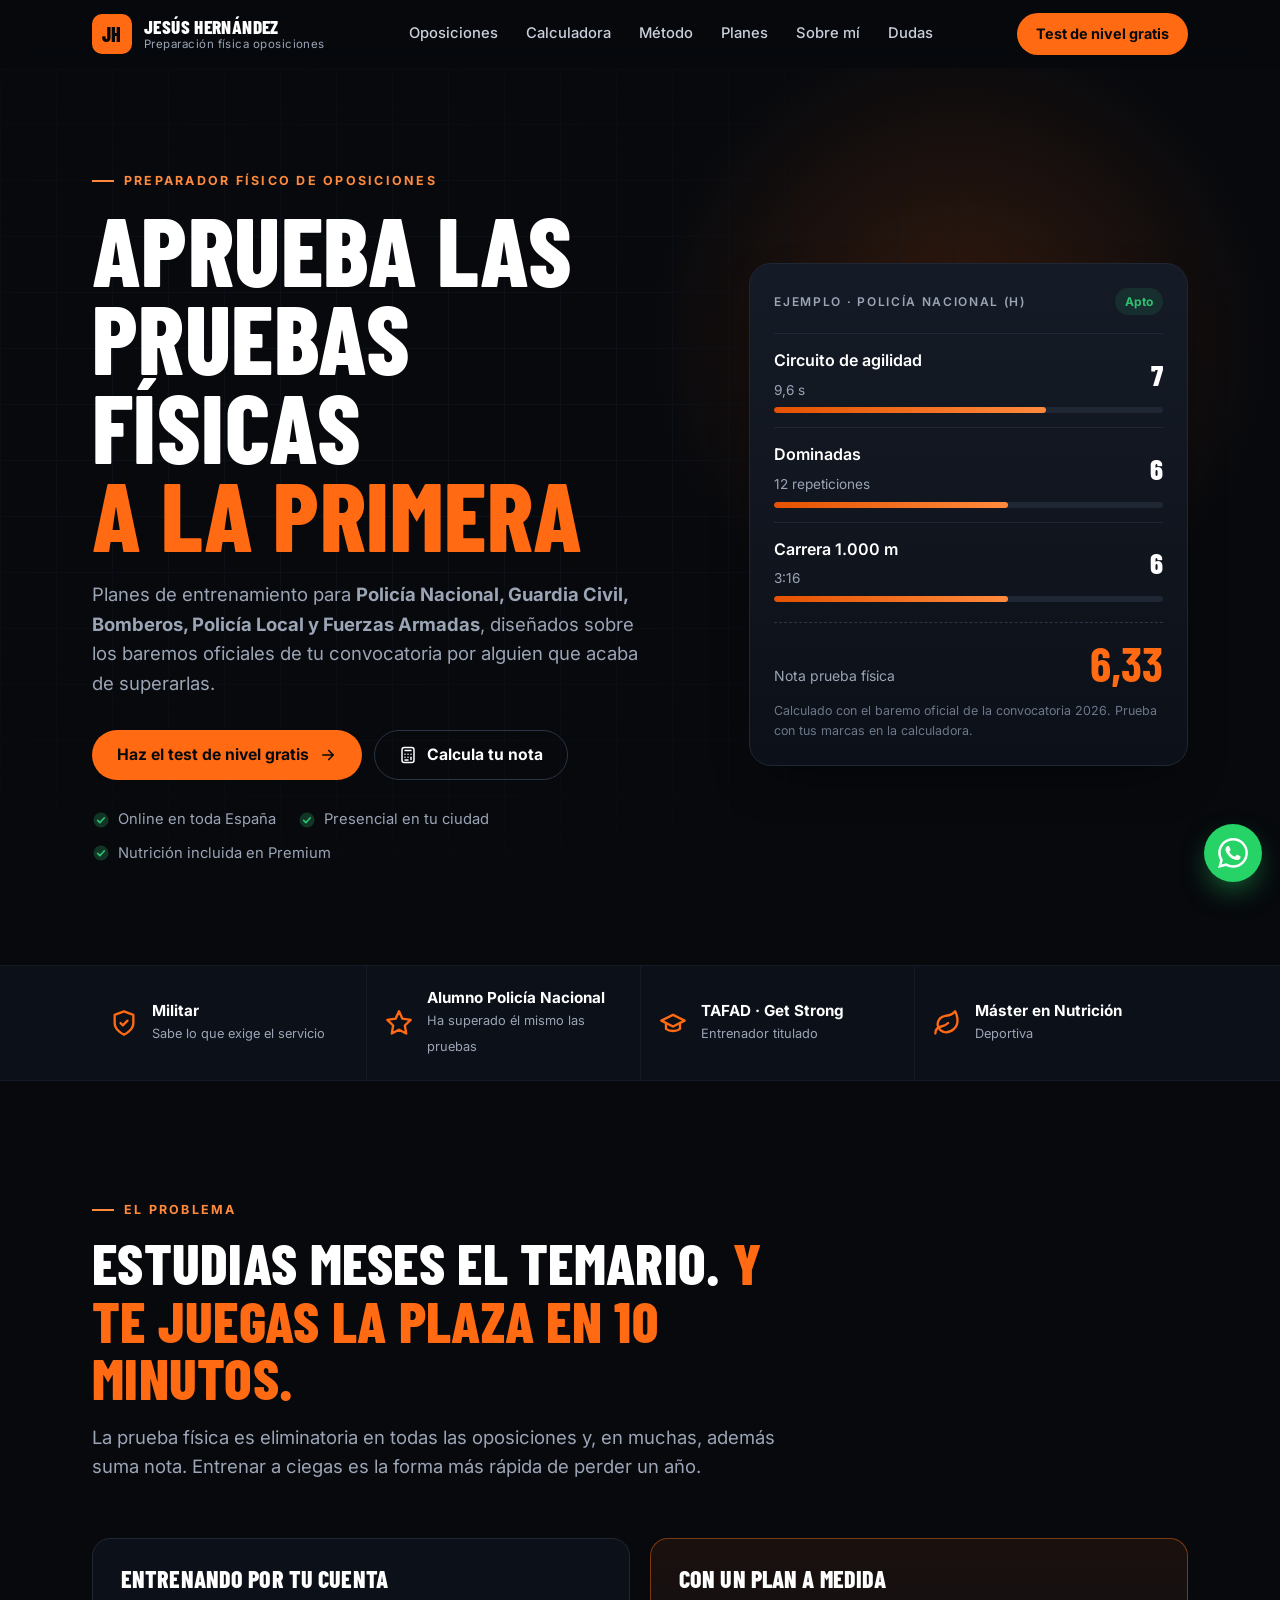
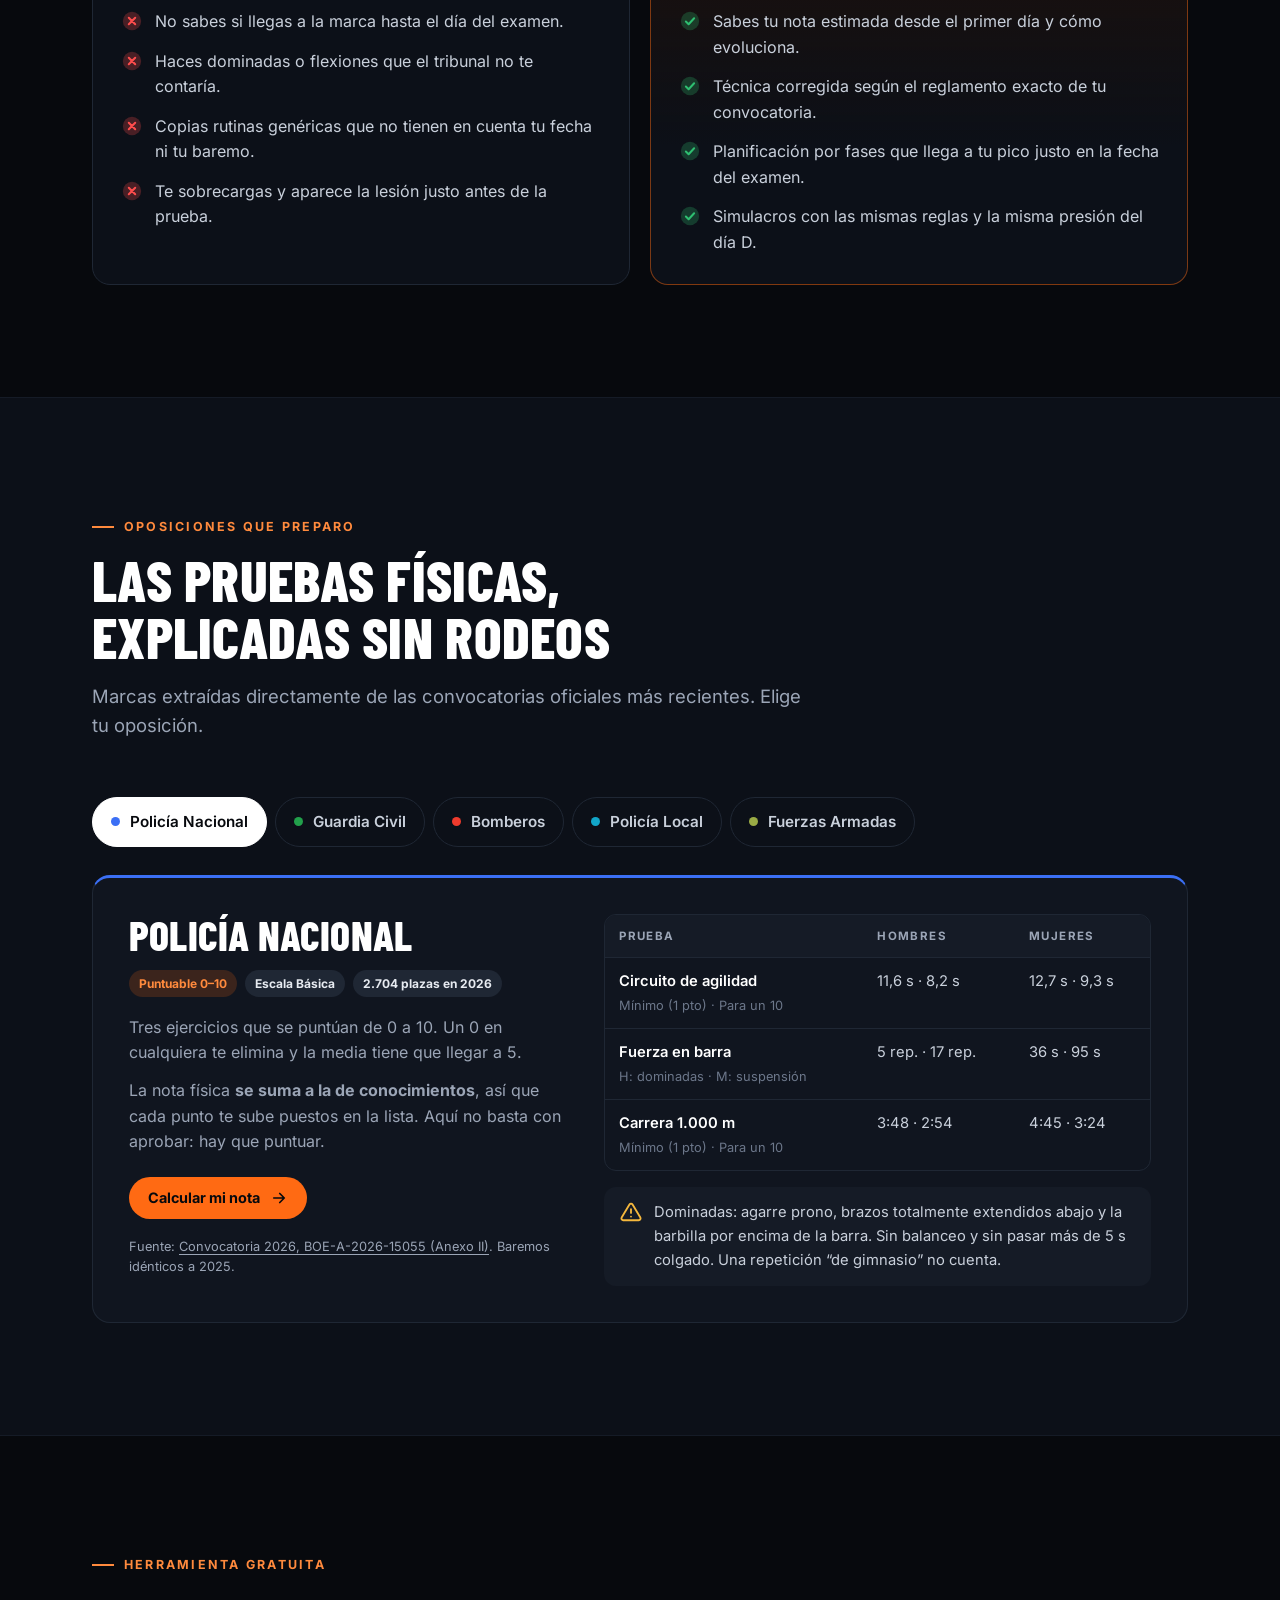
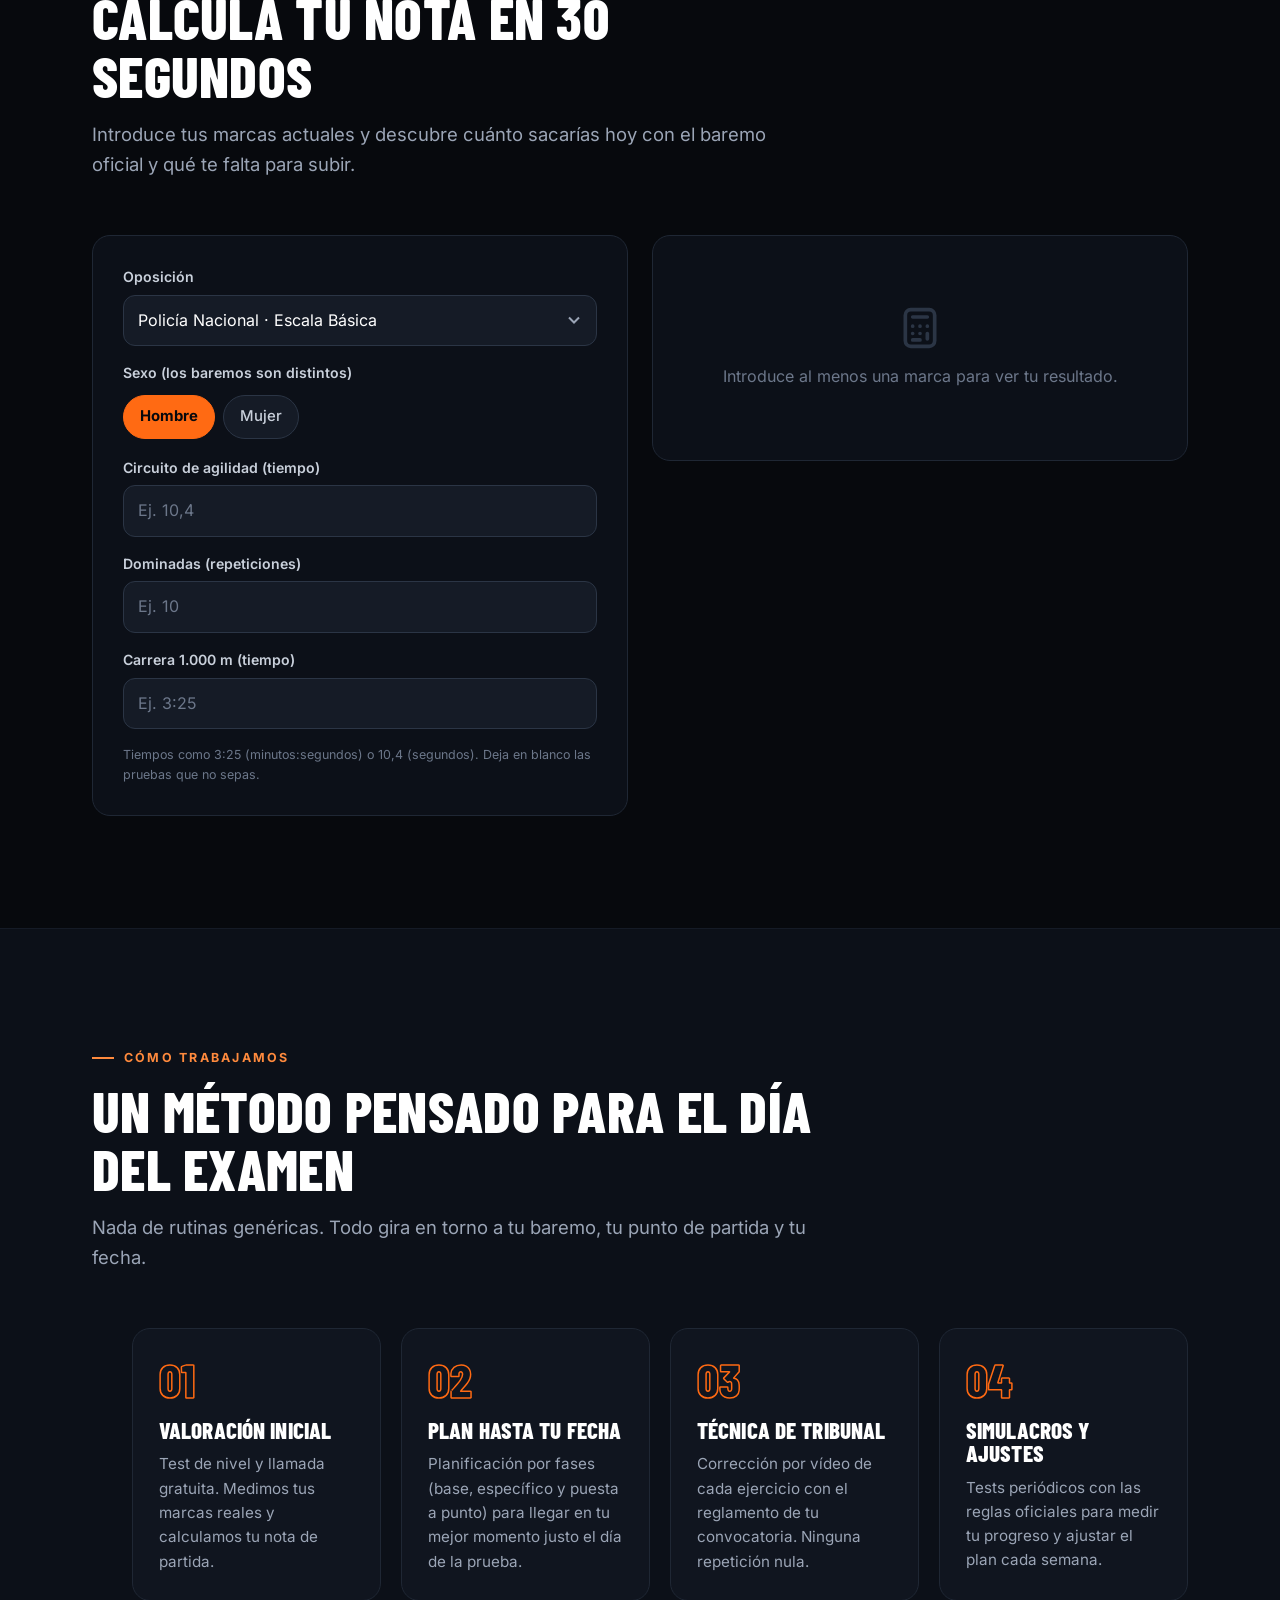
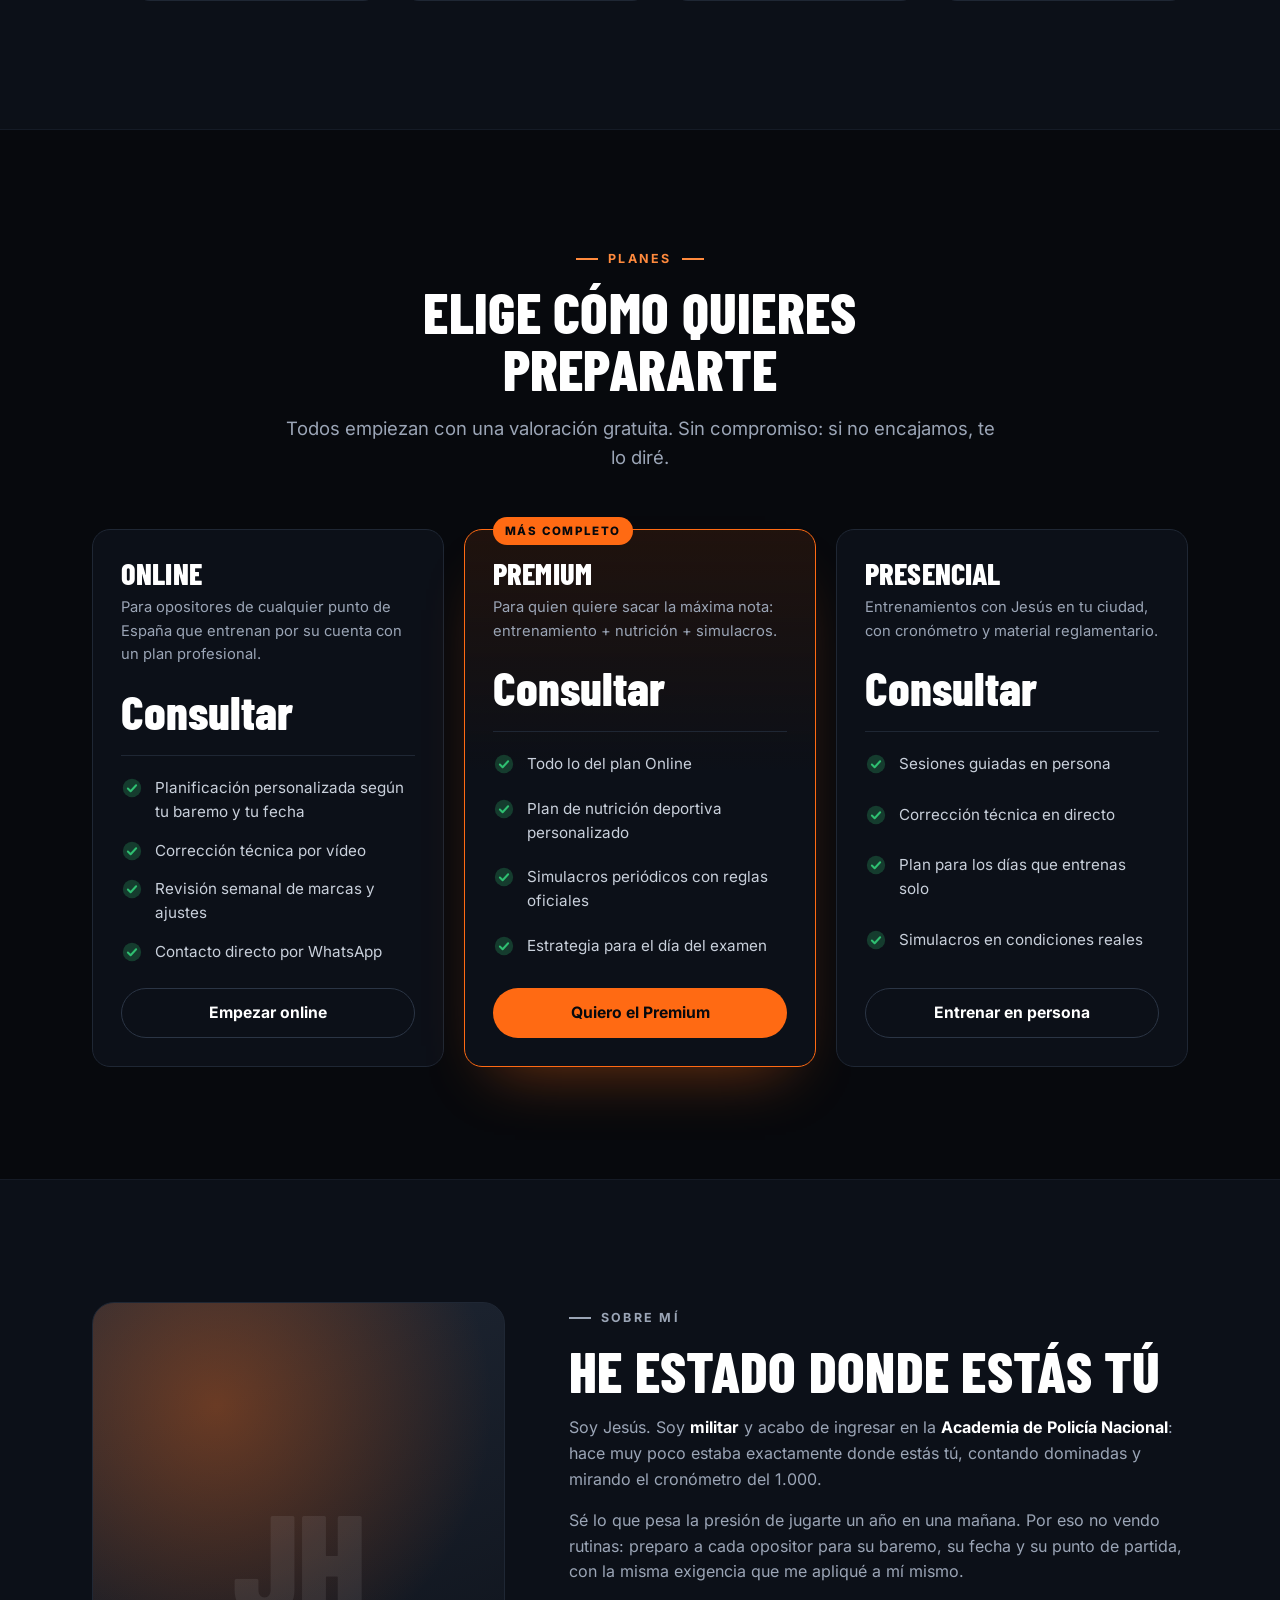
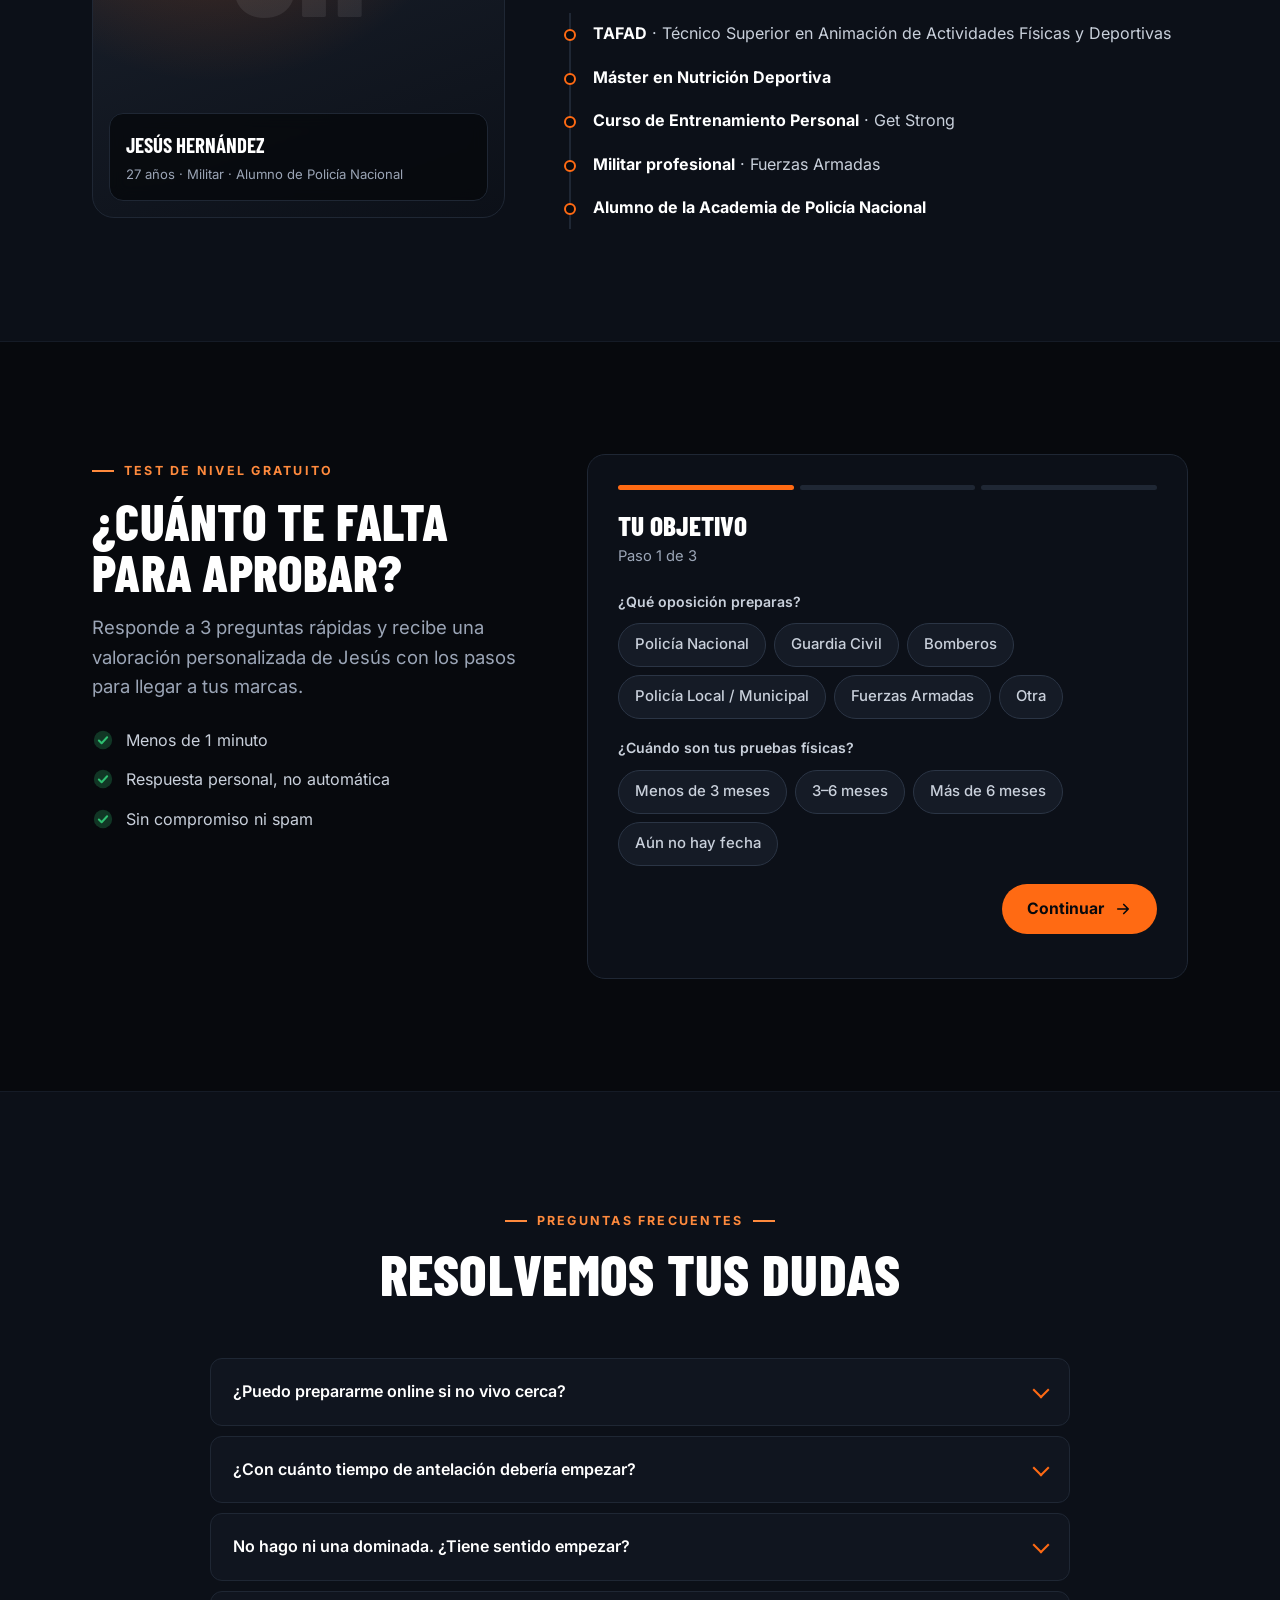
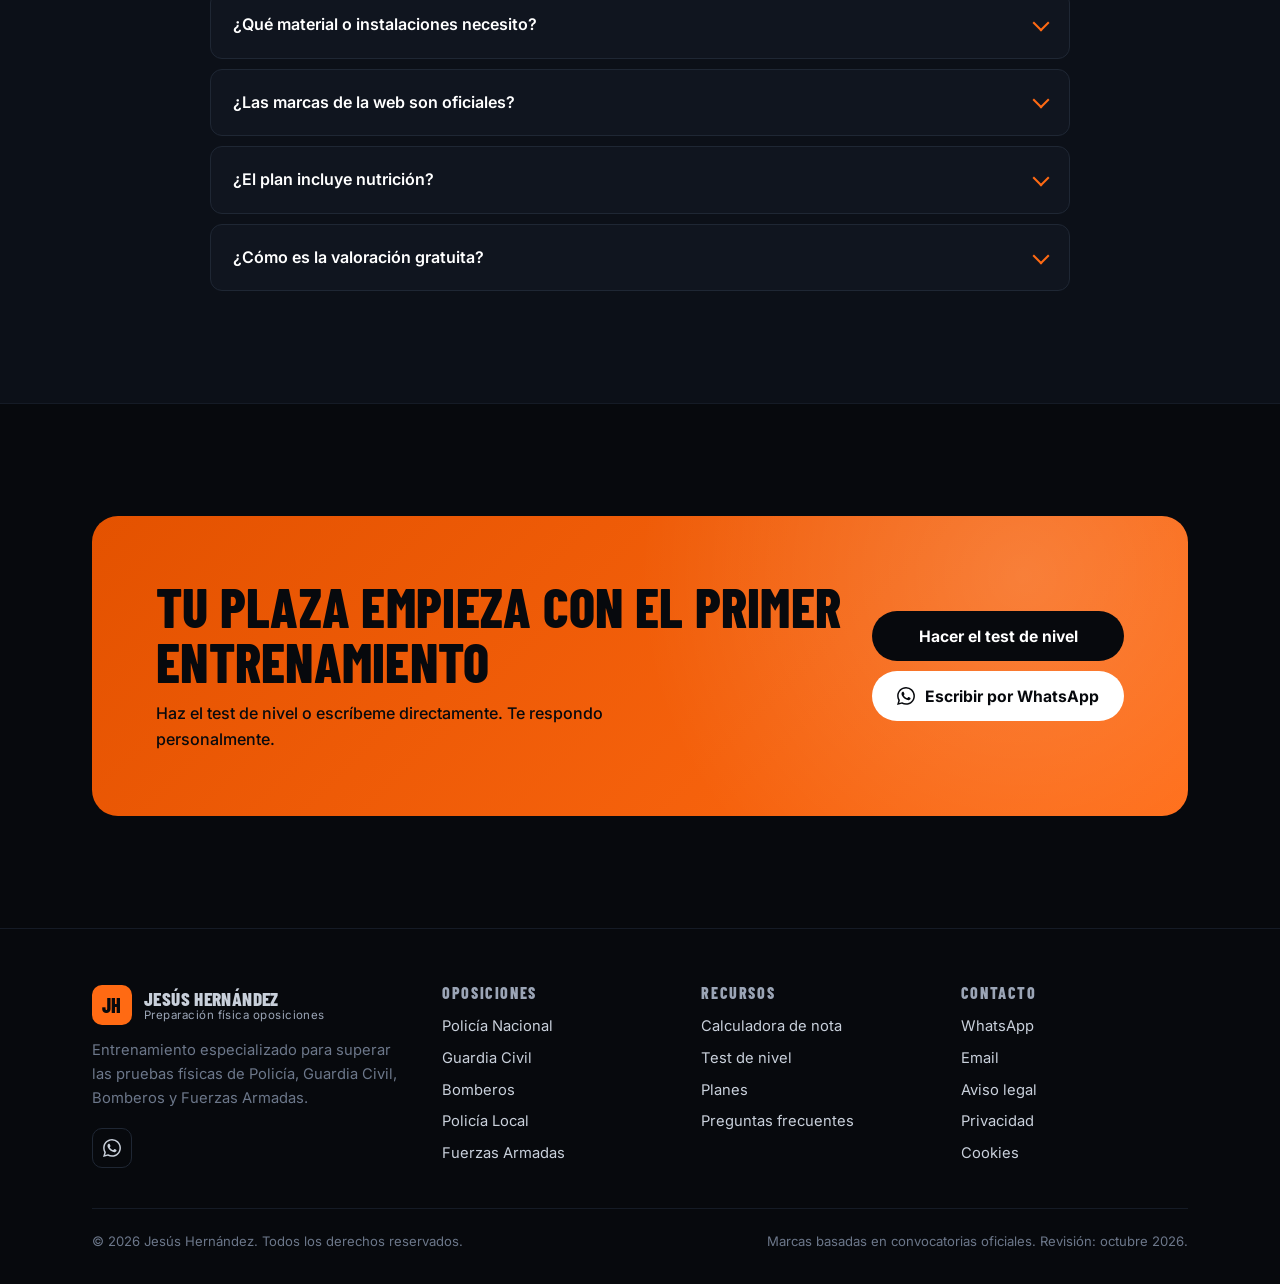
<file: index.html>
<!doctype html>
<html lang="es" class="no-js">
<head>
  <meta charset="utf-8">
  <meta name="viewport" content="width=device-width, initial-scale=1">
  <title>Preparador físico de oposiciones · Policía, Guardia Civil, Bomberos y Ejército | Jesús Hernández</title>
  <meta name="description" content="Prepara las pruebas físicas de Policía Nacional, Guardia Civil, Bomberos, Policía Local y Fuerzas Armadas con un plan personalizado. Calcula tu nota con los baremos oficiales y haz el test de nivel gratis.">
  <!-- TODO: cambia "https://www.tudominio.es" por el dominio real en canonical, og:url y robots.txt / sitemap.xml -->
  <link rel="canonical" href="https://www.tudominio.es/">
  <meta name="theme-color" content="#07090d">

  <meta property="og:type" content="website">
  <meta property="og:locale" content="es_ES">
  <meta property="og:site_name" content="Jesús Hernández · Preparación física para oposiciones">
  <meta property="og:title" content="Aprueba las pruebas físicas de tu oposición">
  <meta property="og:description" content="Planes de entrenamiento para Policía Nacional, Guardia Civil, Bomberos, Policía Local y Fuerzas Armadas. Calculadora de nota con baremos oficiales 2026.">
  <meta property="og:url" content="https://www.tudominio.es/">
  <!-- TODO: añade una imagen 1200x630 en assets/img/og.jpg y descomenta -->
  <!-- <meta property="og:image" content="https://www.tudominio.es/assets/img/og.jpg"> -->
  <meta name="twitter:card" content="summary_large_image">

  <link rel="icon" href="favicon.svg" type="image/svg+xml">
  <link rel="preload" href="assets/fonts/barlow-condensed-800.woff2" as="font" type="font/woff2" crossorigin>
  <link rel="preload" href="assets/fonts/inter-var.woff2" as="font" type="font/woff2" crossorigin>
  <link rel="stylesheet" href="assets/css/styles.css">

  <script type="application/ld+json">
  {
    "@context": "https://schema.org",
    "@graph": [
      {
        "@type": "ProfessionalService",
        "@id": "https://www.tudominio.es/#negocio",
        "name": "Jesús Hernández · Preparación física para oposiciones",
        "url": "https://www.tudominio.es/",
        "description": "Preparación de las pruebas físicas de Policía Nacional, Guardia Civil, Bomberos, Policía Local y Fuerzas Armadas. Entrenamiento online y presencial.",
        "areaServed": { "@type": "Country", "name": "España" },
        "founder": { "@id": "https://www.tudominio.es/#jesus" },
        "knowsAbout": ["Pruebas físicas Policía Nacional", "Pruebas físicas Guardia Civil", "Pruebas físicas Bomberos", "Pruebas físicas Policía Local", "Pruebas físicas Fuerzas Armadas", "Nutrición deportiva"]
      },
      {
        "@type": "Person",
        "@id": "https://www.tudominio.es/#jesus",
        "name": "Jesús Hernández",
        "jobTitle": "Entrenador personal especializado en oposiciones",
        "hasCredential": ["TAFAD (Técnico Superior en Animación de Actividades Físicas y Deportivas)", "Máster en Nutrición Deportiva", "Curso de Entrenamiento Personal Get Strong"]
      }
    ]
  }
  </script>
</head>
<body>
  <script>document.documentElement.classList.remove("no-js");</script>

  <!-- Iconos (sprite SVG) -->
  <svg width="0" height="0" style="position:absolute" aria-hidden="true">
    <defs>
      <symbol id="i-check" viewBox="0 0 24 24" fill="none" stroke="currentColor" stroke-width="2.2" stroke-linecap="round" stroke-linejoin="round"><circle cx="12" cy="12" r="10" opacity=".25" fill="currentColor" stroke="none"/><path d="m7.5 12.5 3 3 6-6.5"/></symbol>
      <symbol id="i-x" viewBox="0 0 24 24" fill="none" stroke="currentColor" stroke-width="2.2" stroke-linecap="round"><circle cx="12" cy="12" r="10" opacity=".25" fill="currentColor" stroke="none"/><path d="m8.5 8.5 7 7m0-7-7 7"/></symbol>
      <symbol id="i-arrow" viewBox="0 0 24 24" fill="none" stroke="currentColor" stroke-width="2.2" stroke-linecap="round" stroke-linejoin="round"><path d="M5 12h14m-6-6 6 6-6 6"/></symbol>
      <symbol id="i-wa" viewBox="0 0 24 24" fill="currentColor"><path d="M17.47 14.38c-.3-.15-1.76-.87-2.03-.97-.27-.1-.47-.15-.67.15-.2.3-.77.97-.94 1.16-.17.2-.35.22-.64.08-.3-.15-1.26-.47-2.4-1.48-.88-.79-1.48-1.76-1.65-2.06-.17-.3-.02-.46.13-.6.13-.14.3-.35.45-.52.15-.18.2-.3.3-.5.1-.2.05-.37-.03-.52-.07-.15-.67-1.61-.92-2.2-.24-.58-.49-.5-.67-.51h-.57c-.2 0-.52.07-.8.37-.27.3-1.04 1.02-1.04 2.48s1.07 2.88 1.21 3.07c.15.2 2.1 3.2 5.08 4.49.71.31 1.26.49 1.7.63.71.22 1.36.19 1.87.12.57-.09 1.76-.72 2-1.42.25-.69.25-1.29.18-1.41-.08-.13-.27-.2-.57-.35m-5.42 7.4h-.01a9.87 9.87 0 0 1-5.03-1.38l-.36-.21-3.74.98 1-3.65-.24-.37a9.86 9.86 0 0 1-1.51-5.26c0-5.45 4.44-9.88 9.89-9.88a9.82 9.82 0 0 1 9.88 9.89c0 5.45-4.44 9.88-9.88 9.88m8.41-18.3A11.82 11.82 0 0 0 12.05 0C5.5 0 .16 5.34.16 11.89c0 2.1.55 4.14 1.59 5.95L.06 24l6.3-1.65a11.88 11.88 0 0 0 5.68 1.45h.01c6.55 0 11.89-5.34 11.89-11.89 0-3.18-1.24-6.17-3.48-8.41Z"/></symbol>
      <symbol id="i-ig" viewBox="0 0 24 24" fill="none" stroke="currentColor" stroke-width="2"><rect x="2.5" y="2.5" width="19" height="19" rx="5"/><circle cx="12" cy="12" r="4.2"/><circle cx="17.6" cy="6.4" r="1" fill="currentColor" stroke="none"/></symbol>
      <symbol id="i-tt" viewBox="0 0 24 24" fill="currentColor"><path d="M12.53.02C13.84 0 15.14.01 16.44 0c.08 1.53.63 3.09 1.75 4.17 1.12 1.11 2.7 1.62 4.24 1.79v4.03a10.6 10.6 0 0 1-5.82-1.9c-.01 2.92.01 5.84-.02 8.75a7.6 7.6 0 0 1-1.35 3.94 7.47 7.47 0 0 1-5.91 3.21 7.3 7.3 0 0 1-4.08-1.03 7.55 7.55 0 0 1-3.65-5.71c-.02-.5-.03-1-.01-1.49a7.53 7.53 0 0 1 8.73-6.68c.02 1.48-.04 2.96-.04 4.44a3.42 3.42 0 0 0-4.38 2.12c-.21.51-.15 1.07-.14 1.61.24 1.64 1.82 3.02 3.5 2.87a3.3 3.3 0 0 0 2.77-1.61c.19-.33.4-.67.41-1.06.1-1.79.06-3.57.07-5.36.01-4.03-.01-8.05.02-12.07Z"/></symbol>
      <symbol id="i-yt" viewBox="0 0 24 24" fill="none" stroke="currentColor" stroke-width="2" stroke-linejoin="round"><rect x="2" y="5" width="20" height="14" rx="4"/><path d="m10 9 5 3-5 3z" fill="currentColor"/></symbol>
      <symbol id="i-shield" viewBox="0 0 24 24" fill="none" stroke="currentColor" stroke-width="2" stroke-linecap="round" stroke-linejoin="round"><path d="M12 22s8-3.5 8-10V5l-8-3-8 3v7c0 6.5 8 10 8 10Z"/><path d="m9 12 2 2 4-4"/></symbol>
      <symbol id="i-star" viewBox="0 0 24 24" fill="none" stroke="currentColor" stroke-width="2" stroke-linejoin="round"><path d="m12 2 2.9 6.26L22 9.27l-5 4.87 1.18 6.88L12 17.77l-6.18 3.25L7 14.14 2 9.27l7.1-1.01L12 2Z"/></symbol>
      <symbol id="i-cap" viewBox="0 0 24 24" fill="none" stroke="currentColor" stroke-width="2" stroke-linecap="round" stroke-linejoin="round"><path d="M22 10 12 5 2 10l10 5 10-5Z"/><path d="M6 12v5c3 2.5 9 2.5 12 0v-5"/></symbol>
      <symbol id="i-leaf" viewBox="0 0 24 24" fill="none" stroke="currentColor" stroke-width="2" stroke-linecap="round" stroke-linejoin="round"><path d="M11 20A7 7 0 0 1 9.8 6.1C15.5 5 17 4.48 19 2c1 2 2 4.18 2 8 0 5.5-4.78 10-10 10Z"/><path d="M2 21c0-3 1.85-5.36 5.08-6C9.5 14.52 12 13 13 12"/></symbol>
      <symbol id="i-dumbbell" viewBox="0 0 24 24" fill="none" stroke="currentColor" stroke-width="2" stroke-linecap="round"><path d="M6.5 6.5v11M17.5 6.5v11M3 9v6M21 9v6M6.5 12h11"/></symbol>
      <symbol id="i-calc" viewBox="0 0 24 24" fill="none" stroke="currentColor" stroke-width="2" stroke-linecap="round"><rect x="4" y="2" width="16" height="20" rx="3"/><path d="M8 6h8M8 11h.01M12 11h.01M16 11h.01M8 15h.01M12 15h.01M16 15v3M8 18.5h4"/></symbol>
      <symbol id="i-clock" viewBox="0 0 24 24" fill="none" stroke="currentColor" stroke-width="2" stroke-linecap="round"><circle cx="12" cy="12" r="9.5"/><path d="M12 7v5l3 2"/></symbol>
      <symbol id="i-target" viewBox="0 0 24 24" fill="none" stroke="currentColor" stroke-width="2"><circle cx="12" cy="12" r="9.5"/><circle cx="12" cy="12" r="5.5"/><circle cx="12" cy="12" r="1.5" fill="currentColor"/></symbol>
      <symbol id="i-video" viewBox="0 0 24 24" fill="none" stroke="currentColor" stroke-width="2" stroke-linejoin="round"><rect x="2" y="6" width="14" height="12" rx="3"/><path d="m16 10 6-3v10l-6-3"/></symbol>
      <symbol id="i-alert" viewBox="0 0 24 24" fill="none" stroke="currentColor" stroke-width="2" stroke-linecap="round"><path d="M10.3 3.9 1.8 18a2 2 0 0 0 1.7 3h17a2 2 0 0 0 1.7-3L13.7 3.9a2 2 0 0 0-3.4 0Z"/><path d="M12 9v4M12 17h.01"/></symbol>
      <symbol id="i-chart" viewBox="0 0 24 24" fill="none" stroke="currentColor" stroke-width="2" stroke-linecap="round" stroke-linejoin="round"><path d="M3 3v18h18"/><path d="m7 15 4-4 3 3 5-6"/></symbol>
      <symbol id="i-mail" viewBox="0 0 24 24" fill="none" stroke="currentColor" stroke-width="2" stroke-linejoin="round"><rect x="2" y="4" width="20" height="16" rx="3"/><path d="m3 6 9 7 9-7"/></symbol>
    </defs>
  </svg>

  <a class="skip-link" href="#main">Saltar al contenido</a>

  <header class="site-header" id="top">
    <div class="container">
      <a class="logo" href="#top" aria-label="Jesús Hernández, inicio">
        <span class="logo-mark" aria-hidden="true">JH</span>
        <span class="logo-text">
          <strong>Jesús Hernández</strong>
          <span>Preparación física oposiciones</span>
        </span>
      </a>

      <nav class="nav" id="nav" aria-label="Principal">
        <a href="#oposiciones">Oposiciones</a>
        <a href="#calculadora">Calculadora</a>
        <a href="#metodo">Método</a>
        <a href="#planes">Planes</a>
        <a href="#sobre-mi">Sobre mí</a>
        <a href="#faq">Dudas</a>
      </nav>

      <div class="header-cta">
        <a class="btn btn--sm" href="#test" data-track="cta_header">Test de nivel gratis</a>
        <button class="menu-toggle" type="button" aria-controls="nav" aria-expanded="false" aria-label="Abrir menú"><span></span></button>
      </div>
    </div>
  </header>

  <main id="main">

    <!-- ============ HERO ============ -->
    <section class="hero">
      <div class="container">
        <div>
          <p class="eyebrow">Preparador físico de oposiciones</p>
          <h1>Aprueba las pruebas físicas <span class="text-brand">a la primera</span></h1>
          <p class="lead">Planes de entrenamiento para <strong>Policía Nacional, Guardia Civil, Bomberos, Policía Local y Fuerzas Armadas</strong>, diseñados sobre los baremos oficiales de tu convocatoria por alguien que acaba de superarlas.</p>
          <div class="hero-ctas">
            <a class="btn" href="#test" data-track="cta_hero_test">Haz el test de nivel gratis <svg aria-hidden="true"><use href="#i-arrow"/></svg></a>
            <a class="btn btn--ghost" href="#calculadora" data-track="cta_hero_calc"><svg aria-hidden="true"><use href="#i-calc"/></svg> Calcula tu nota</a>
          </div>
          <ul class="hero-points">
            <li><svg aria-hidden="true"><use href="#i-check"/></svg> Online en toda España</li>
            <li><svg aria-hidden="true"><use href="#i-check"/></svg> <span>Presencial en <span data-site="city">tu ciudad</span></span></li>
            <li><svg aria-hidden="true"><use href="#i-check"/></svg> Nutrición incluida en Premium</li>
          </ul>
        </div>

        <aside class="score-card" aria-label="Ejemplo de cálculo de nota">
          <div class="score-card__top">
            <span class="score-card__label">Ejemplo · Policía Nacional (H)</span>
            <span class="badge badge--ok">Apto</span>
          </div>
          <div class="score-row">
            <span class="score-row__name">Circuito de agilidad</span>
            <span class="score-row__pts">7</span>
            <span class="score-row__mark">9,6 s</span>
            <span class="bar"><i style="width:70%"></i></span>
          </div>
          <div class="score-row">
            <span class="score-row__name">Dominadas</span>
            <span class="score-row__pts">6</span>
            <span class="score-row__mark">12 repeticiones</span>
            <span class="bar"><i style="width:60%"></i></span>
          </div>
          <div class="score-row">
            <span class="score-row__name">Carrera 1.000 m</span>
            <span class="score-row__pts">6</span>
            <span class="score-row__mark">3:16</span>
            <span class="bar"><i style="width:60%"></i></span>
          </div>
          <div class="score-card__total">
            <span class="muted small">Nota prueba física</span>
            <strong>6,33</strong>
          </div>
          <p class="score-card__note">Calculado con el baremo oficial de la convocatoria 2026. Prueba con tus marcas en la calculadora.</p>
        </aside>
      </div>
    </section>

    <!-- ============ CREDENCIALES ============ -->
    <section class="creds" aria-label="Formación y experiencia">
      <div class="container">
        <ul>
          <li><svg aria-hidden="true"><use href="#i-shield"/></svg><div><strong>Militar</strong><span>Sabe lo que exige el servicio</span></div></li>
          <li><svg aria-hidden="true"><use href="#i-star"/></svg><div><strong>Alumno Policía Nacional</strong><span>Ha superado él mismo las pruebas</span></div></li>
          <li><svg aria-hidden="true"><use href="#i-cap"/></svg><div><strong>TAFAD · Get Strong</strong><span>Entrenador titulado</span></div></li>
          <li><svg aria-hidden="true"><use href="#i-leaf"/></svg><div><strong>Máster en Nutrición</strong><span>Deportiva</span></div></li>
        </ul>
      </div>
    </section>

    <!-- ============ PROBLEMA / SOLUCIÓN ============ -->
    <section class="section">
      <div class="container">
        <div class="section-head">
          <p class="eyebrow">El problema</p>
          <h2 class="h2">Estudias meses el temario. <span class="text-brand">Y te juegas la plaza en 10 minutos.</span></h2>
          <p class="lead">La prueba física es eliminatoria en todas las oposiciones y, en muchas, además suma nota. Entrenar a ciegas es la forma más rápida de perder un año.</p>
        </div>
        <div class="pain">
          <div class="pain__col">
            <h3>Entrenando por tu cuenta</h3>
            <ul class="checklist checklist--ko">
              <li><svg aria-hidden="true"><use href="#i-x"/></svg><span>No sabes si llegas a la marca hasta el día del examen.</span></li>
              <li><svg aria-hidden="true"><use href="#i-x"/></svg><span>Haces dominadas o flexiones que el tribunal no te contaría.</span></li>
              <li><svg aria-hidden="true"><use href="#i-x"/></svg><span>Copias rutinas genéricas que no tienen en cuenta tu fecha ni tu baremo.</span></li>
              <li><svg aria-hidden="true"><use href="#i-x"/></svg><span>Te sobrecargas y aparece la lesión justo antes de la prueba.</span></li>
            </ul>
          </div>
          <div class="pain__col pain__col--good">
            <h3>Con un plan a medida</h3>
            <ul class="checklist checklist--ok">
              <li><svg aria-hidden="true"><use href="#i-check"/></svg><span>Sabes tu nota estimada desde el primer día y cómo evoluciona.</span></li>
              <li><svg aria-hidden="true"><use href="#i-check"/></svg><span>Técnica corregida según el reglamento exacto de tu convocatoria.</span></li>
              <li><svg aria-hidden="true"><use href="#i-check"/></svg><span>Planificación por fases que llega a tu pico justo en la fecha del examen.</span></li>
              <li><svg aria-hidden="true"><use href="#i-check"/></svg><span>Simulacros con las mismas reglas y la misma presión del día D.</span></li>
            </ul>
          </div>
        </div>
      </div>
    </section>

    <!-- ============ OPOSICIONES ============ -->
    <section class="section section--alt" id="oposiciones">
      <div class="container">
        <div class="section-head">
          <p class="eyebrow">Oposiciones que preparo</p>
          <h2 class="h2">Las pruebas físicas, explicadas sin rodeos</h2>
          <p class="lead">Marcas extraídas directamente de las convocatorias oficiales más recientes. Elige tu oposición.</p>
        </div>

        <div class="tabs" role="tablist" aria-label="Oposiciones">
          <button class="tab" role="tab" id="tab-pn" aria-controls="panel-pn" aria-selected="true" style="--op:var(--op-pn)">Policía Nacional</button>
          <button class="tab" role="tab" id="tab-gc" aria-controls="panel-gc" aria-selected="false" tabindex="-1" style="--op:var(--op-gc)">Guardia Civil</button>
          <button class="tab" role="tab" id="tab-bom" aria-controls="panel-bom" aria-selected="false" tabindex="-1" style="--op:var(--op-bom)">Bomberos</button>
          <button class="tab" role="tab" id="tab-pl" aria-controls="panel-pl" aria-selected="false" tabindex="-1" style="--op:var(--op-pl)">Policía Local</button>
          <button class="tab" role="tab" id="tab-mil" aria-controls="panel-mil" aria-selected="false" tabindex="-1" style="--op:var(--op-mil)">Fuerzas Armadas</button>
        </div>

        <!-- Policía Nacional -->
        <div class="op-panel" role="tabpanel" id="panel-pn" aria-labelledby="tab-pn" style="--op:var(--op-pn)">
          <div class="op-panel__intro">
            <h3>Policía Nacional</h3>
            <div class="op-panel__meta">
              <span class="badge badge--brand">Puntuable 0–10</span>
              <span class="badge">Escala Básica</span>
              <span class="badge">2.704 plazas en 2026</span>
            </div>
            <p>Tres ejercicios que se puntúan de 0 a 10. Un 0 en cualquiera te elimina y la media tiene que llegar a 5.</p>
            <p>La nota física <strong>se suma a la de conocimientos</strong>, así que cada punto te sube puestos en la lista. Aquí no basta con aprobar: hay que puntuar.</p>
            <a class="btn btn--sm" href="#calculadora" data-calc="policia-nacional">Calcular mi nota <svg aria-hidden="true"><use href="#i-arrow"/></svg></a>
            <p class="op-source">Fuente: <a href="https://www.boe.es/diario_boe/txt.php?id=BOE-A-2026-15055" target="_blank" rel="noopener">Convocatoria 2026, BOE-A-2026-15055 (Anexo II)</a>. Baremos idénticos a 2025.</p>
          </div>
          <div>
            <div class="table-wrap">
              <table class="marks">
                <thead><tr><th scope="col">Prueba</th><th scope="col">Hombres</th><th scope="col">Mujeres</th></tr></thead>
                <tbody>
                  <tr><th scope="row">Circuito de agilidad<small>Mínimo (1 pto) · Para un 10</small></th><td>11,6 s · 8,2 s</td><td>12,7 s · 9,3 s</td></tr>
                  <tr><th scope="row">Fuerza en barra<small>H: dominadas · M: suspensión</small></th><td>5 rep. · 17 rep.</td><td>36 s · 95 s</td></tr>
                  <tr><th scope="row">Carrera 1.000 m<small>Mínimo (1 pto) · Para un 10</small></th><td>3:48 · 2:54</td><td>4:45 · 3:24</td></tr>
                </tbody>
              </table>
            </div>
            <div class="op-tip"><svg aria-hidden="true"><use href="#i-alert"/></svg><span>Dominadas: agarre prono, brazos totalmente extendidos abajo y la barbilla por encima de la barra. Sin balanceo y sin pasar más de 5 s colgado. Una repetición “de gimnasio” no cuenta.</span></div>
          </div>
        </div>

        <!-- Guardia Civil -->
        <div class="op-panel" role="tabpanel" id="panel-gc" aria-labelledby="tab-gc" style="--op:var(--op-gc)" hidden>
          <div class="op-panel__intro">
            <h3>Guardia Civil</h3>
            <div class="op-panel__meta">
              <span class="badge badge--brand">Apto / No apto</span>
              <span class="badge">Cabos y Guardias</span>
              <span class="badge">3.240 plazas en 2026</span>
            </div>
            <p>Cuatro pruebas eliminatorias: resistencia, circuito de agilidad, extensiones de brazos y natación. Si no llegas a la marca en una, quedas fuera.</p>
            <p>Las marcas se relajan a partir de los 35 años. En la tabla tienes las de <strong>menores de 35</strong>. La calculadora incluye todos los tramos.</p>
            <a class="btn btn--sm" href="#calculadora" data-calc="guardia-civil">Comprobar si soy apto <svg aria-hidden="true"><use href="#i-arrow"/></svg></a>
            <p class="op-source">Fuente: <a href="https://www.boe.es/diario_boe/txt.php?id=BOE-A-2026-9982" target="_blank" rel="noopener">Convocatoria 2026, BOE-A-2026-9982 (Apéndice II)</a>.</p>
          </div>
          <div>
            <div class="table-wrap">
              <table class="marks">
                <thead><tr><th scope="col">Prueba (menores de 35)</th><th scope="col">Hombres</th><th scope="col">Mujeres</th></tr></thead>
                <tbody>
                  <tr><th scope="row">Carrera 2.000 m<small>Tiempo máximo</small></th><td>9:25</td><td>11:14</td></tr>
                  <tr><th scope="row">Circuito de agilidad<small>Tiempo máximo · 2 intentos</small></th><td>14,0 s</td><td>16,0 s</td></tr>
                  <tr><th scope="row">Extensiones de brazos<small>Repeticiones mínimas</small></th><td>16</td><td>11</td></tr>
                  <tr><th scope="row">Natación 50 m libre<small>Tiempo máximo</small></th><td>1:10</td><td>1:21</td></tr>
                </tbody>
              </table>
            </div>
            <div class="op-tip"><svg aria-hidden="true"><use href="#i-alert"/></svg><span>Extensiones: la barbilla tiene que tocar el suelo (almohadilla de 6 cm como máximo) y el cuerpo tiene que ir en bloque. Solo se permite un descanso, en posición de tierra inclinada.</span></div>
          </div>
        </div>

        <!-- Bomberos -->
        <div class="op-panel" role="tabpanel" id="panel-bom" aria-labelledby="tab-bom" style="--op:var(--op-bom)" hidden>
          <div class="op-panel__intro">
            <h3>Bomberos</h3>
            <div class="op-panel__meta">
              <span class="badge badge--brand">Puntuable + eliminatoria</span>
              <span class="badge">Cambia en cada convocatoria</span>
            </div>
            <p>No hay una prueba única: cada comunidad, consorcio o ayuntamiento fija la suya. Suelen ser las físicas más duras de todas las oposiciones y combinan fuerza, velocidad, resistencia y medio acuático.</p>
            <p>Por eso el plan se construye sobre <strong>las bases de tu convocatoria</strong>. Dos ejemplos recientes:</p>
            <ul class="checklist checklist--ok" style="margin-top:16px">
              <li><svg aria-hidden="true"><use href="#i-check"/></svg><span><strong>Comunidad de Madrid 2026:</strong> natación 100 m (máx. 1:40), cuerda lisa de 6 m (máx. 14,65 s), press de banca con 40 kg (repeticiones en 60 s), 60 m (máx. 10,0 s), 300 m (máx. 50,0 s) y 2.000 m (máx. 7:40). Sobre 30 puntos.</span></li>
            </ul>
            <a class="btn btn--sm" href="#test" data-op="bomberos">Quiero preparar mi convocatoria <svg aria-hidden="true"><use href="#i-arrow"/></svg></a>
            <p class="op-source">Fuentes: Ayuntamiento de Madrid, BOAM núm. 9.982 (10/10/2025). Comunidad de Madrid, Orden 877/2026 (BOCM 08/04/2026).</p>
          </div>
          <div>
            <div class="table-wrap">
              <table class="marks">
                <thead><tr><th scope="col">Ayto. de Madrid 2025</th><th scope="col">Hombres</th><th scope="col">Mujeres</th></tr></thead>
                <tbody>
                  <tr><th scope="row">Carrera 200 m<small>Tiempo máximo (5 ptos)</small></th><td>27,0 s</td><td>31,05 s</td></tr>
                  <tr><th scope="row">Carrera 1.500 m</th><td>4:50</td><td>5:48</td></tr>
                  <tr><th scope="row">Buceo 25 m + nado 75 m</th><td>1:30</td><td>1:43,5</td></tr>
                  <tr><th scope="row">Trepa cuerda lisa 6,5 m</th><td>10,0 s</td><td>13,0 s</td></tr>
                  <tr><th scope="row">Torre de 8 plantas<small>Carrera vertical</small></th><td>1:35</td><td>1:54</td></tr>
                  <tr><th scope="row">Habilidades funcionales<small>Cargas, maza, corte, puntal, pala</small></th><td colspan="2">Puntuables</td></tr>
                </tbody>
              </table>
            </div>
            <div class="op-tip"><svg aria-hidden="true"><use href="#i-alert"/></svg><span>En la trepa no vale ayudarse con los pies y hay que tocar la campana con la mano. Es la prueba que más gente elimina por técnica, no por fuerza.</span></div>
          </div>
        </div>

        <!-- Policía Local -->
        <div class="op-panel" role="tabpanel" id="panel-pl" aria-labelledby="tab-pl" style="--op:var(--op-pl)" hidden>
          <div class="op-panel__intro">
            <h3>Policía Local y Municipal</h3>
            <div class="op-panel__meta">
              <span class="badge badge--brand">Según comunidad</span>
              <span class="badge">Andalucía: apto / no apto</span>
              <span class="badge">Madrid: puntuable 5–10</span>
            </div>
            <p>Cada comunidad autónoma regula sus pruebas y cada ayuntamiento convoca. En <strong>Andalucía</strong> el Decreto 8/2026 fija marcas comunes para todos los municipios, sin tramos de edad.</p>
            <p>En la <strong>Policía Municipal de Madrid</strong> las pruebas puntúan de 5 a 10 y pesan un 40 % de la fase de oposición: entrenar para subir nota marca la diferencia.</p>
            <a class="btn btn--sm" href="#calculadora" data-calc="policia-municipal-madrid">Calcular mi nota (Madrid) <svg aria-hidden="true"><use href="#i-arrow"/></svg></a>
            <p class="op-source">Fuentes: <a href="https://www.juntadeandalucia.es/boja" target="_blank" rel="noopener">Decreto 8/2026, Junta de Andalucía (Anexo II)</a>. Ayuntamiento de Madrid, BOAM núm. 9.829 (28/02/2025).</p>
          </div>
          <div>
            <div class="table-wrap">
              <table class="marks">
                <thead><tr><th scope="col">Andalucía · Policía</th><th scope="col">Hombres</th><th scope="col">Mujeres</th></tr></thead>
                <tbody>
                  <tr><th scope="row">Carrera 50 m</th><td>8,5 s</td><td>9,5 s</td></tr>
                  <tr><th scope="row">Tren superior<small>H: flexiones en barra · M: balón 3 kg</small></th><td>8 rep.</td><td>5,25 m</td></tr>
                  <tr><th scope="row">Salto vertical</th><td>44 cm</td><td>33 cm</td></tr>
                  <tr><th scope="row">Circuito de agilidad</th><td>11,6 s</td><td>12,7 s</td></tr>
                  <tr><th scope="row">Carrera 1.000 m</th><td>3:50</td><td>4:40</td></tr>
                  <tr><th scope="row">Natación 25 m<small>Opcional según municipio</small></th><td>29 s</td><td>35 s</td></tr>
                </tbody>
              </table>
            </div>
            <div class="op-tip"><svg aria-hidden="true"><use href="#i-alert"/></svg><span>¿Tu ayuntamiento es de otra comunidad? Mándame las bases y adapto el plan a sus pruebas exactas.</span></div>
          </div>
        </div>

        <!-- Fuerzas Armadas -->
        <div class="op-panel" role="tabpanel" id="panel-mil" aria-labelledby="tab-mil" style="--op:var(--op-mil)" hidden>
          <div class="op-panel__intro">
            <h3>Fuerzas Armadas</h3>
            <div class="op-panel__meta">
              <span class="badge badge--brand">Apto / No apto</span>
              <span class="badge">Nueva batería 2026</span>
            </div>
            <p>Desde enero de 2026 la <strong>Orden DEF/15/2026</strong> unifica las pruebas de los tres ejércitos: flexiones, plancha, circuito de agilidad-velocidad y 2.000 m. Desaparecen el salto horizontal y los abdominales.</p>
            <p>Para Tropa y Marinería las marcas de ingreso son asequibles, pero durante la formación te exigirán más. Oficiales y Suboficiales tienen marcas más duras y añaden 50 m de natación.</p>
            <a class="btn btn--sm" href="#calculadora" data-calc="fuerzas-armadas">Comprobar si soy apto <svg aria-hidden="true"><use href="#i-arrow"/></svg></a>
            <p class="op-source">Fuente: <a href="https://www.boe.es/diario_boe/txt.php?id=BOE-A-2026-1379" target="_blank" rel="noopener">Orden DEF/15/2026, BOE-A-2026-1379</a>.</p>
          </div>
          <div>
            <div class="table-wrap">
              <table class="marks">
                <thead><tr><th scope="col">Tropa y Marinería</th><th scope="col">Hombres</th><th scope="col">Mujeres</th></tr></thead>
                <tbody>
                  <tr><th scope="row">Flexiones de brazos<small>Máximo 2 minutos</small></th><td>9 rep.</td><td>5 rep.</td></tr>
                  <tr><th scope="row">Plancha isométrica</th><td>40 s</td><td>40 s</td></tr>
                  <tr><th scope="row">Circuito agilidad-velocidad</th><td>15,4 s</td><td>17,1 s</td></tr>
                  <tr><th scope="row">Carrera 2.000 m</th><td>11:54</td><td>12:58</td></tr>
                </tbody>
              </table>
            </div>
            <div class="op-tip"><svg aria-hidden="true"><use href="#i-alert"/></svg><span>Al terminar la formación se exigen 15/8 flexiones, 48 s de plancha y 2.000 m en 11:30/12:34. Entrar justo de marcas se paga después.</span></div>
          </div>
        </div>
      </div>
    </section>

    <!-- ============ CALCULADORA ============ -->
    <section class="section" id="calculadora">
      <div class="container">
        <div class="section-head">
          <p class="eyebrow">Herramienta gratuita</p>
          <h2 class="h2">Calcula tu nota en 30 segundos</h2>
          <p class="lead">Introduce tus marcas actuales y descubre cuánto sacarías hoy con el baremo oficial y qué te falta para subir.</p>
        </div>

        <div class="calc">
          <form class="panel" id="calc-form" novalidate>
            <div class="field">
              <label class="label" for="calc-op">Oposición</label>
              <select class="select" id="calc-op" name="op"></select>
            </div>
            <fieldset>
              <legend class="label">Sexo (los baremos son distintos)</legend>
              <div class="choices">
                <label class="choice"><input type="radio" name="sex" value="H" checked><span>Hombre</span></label>
                <label class="choice"><input type="radio" name="sex" value="M"><span>Mujer</span></label>
              </div>
            </fieldset>
            <div class="field" id="calc-age-field" hidden>
              <label class="label" for="calc-age">Edad</label>
              <select class="select" id="calc-age" name="age"></select>
            </div>
            <div id="calc-tests"></div>
            <p class="hint">Tiempos como 3:25 (minutos:segundos) o 10,4 (segundos). Deja en blanco las pruebas que no sepas.</p>
          </form>

          <div class="panel calc-result" id="calc-result" aria-live="polite">
            <div class="calc-result__empty">
              <svg aria-hidden="true"><use href="#i-calc"/></svg>
              Introduce al menos una marca para ver tu resultado.
            </div>
          </div>
        </div>
      </div>
    </section>

    <!-- ============ MÉTODO ============ -->
    <section class="section section--alt" id="metodo">
      <div class="container">
        <div class="section-head">
          <p class="eyebrow">Cómo trabajamos</p>
          <h2 class="h2">Un método pensado para el día del examen</h2>
          <p class="lead">Nada de rutinas genéricas. Todo gira en torno a tu baremo, tu punto de partida y tu fecha.</p>
        </div>
        <ol class="steps">
          <li>
            <h3>Valoración inicial</h3>
            <p>Test de nivel y llamada gratuita. Medimos tus marcas reales y calculamos tu nota de partida.</p>
          </li>
          <li>
            <h3>Plan hasta tu fecha</h3>
            <p>Planificación por fases (base, específico y puesta a punto) para llegar en tu mejor momento justo el día de la prueba.</p>
          </li>
          <li>
            <h3>Técnica de tribunal</h3>
            <p>Corrección por vídeo de cada ejercicio con el reglamento de tu convocatoria. Ninguna repetición nula.</p>
          </li>
          <li>
            <h3>Simulacros y ajustes</h3>
            <p>Tests periódicos con las reglas oficiales para medir tu progreso y ajustar el plan cada semana.</p>
          </li>
        </ol>
      </div>
    </section>

    <!-- ============ PLANES ============ -->
    <section class="section" id="planes">
      <div class="container">
        <div class="section-head section-head--center">
          <p class="eyebrow">Planes</p>
          <h2 class="h2">Elige cómo quieres prepararte</h2>
          <p class="lead">Todos empiezan con una valoración gratuita. Sin compromiso: si no encajamos, te lo diré.</p>
        </div>
        <div class="plans">
          <article class="plan">
            <h3>Online</h3>
            <p class="plan__for">Para opositores de cualquier punto de España que entrenan por su cuenta con un plan profesional.</p>
            <div class="plan__price" data-price="online"><strong>Consultar</strong></div>
            <ul class="checklist checklist--ok">
              <li><svg aria-hidden="true"><use href="#i-check"/></svg><span>Planificación personalizada según tu baremo y tu fecha</span></li>
              <li><svg aria-hidden="true"><use href="#i-check"/></svg><span>Corrección técnica por vídeo</span></li>
              <li><svg aria-hidden="true"><use href="#i-check"/></svg><span>Revisión semanal de marcas y ajustes</span></li>
              <li><svg aria-hidden="true"><use href="#i-check"/></svg><span>Contacto directo por WhatsApp</span></li>
            </ul>
            <a class="btn btn--ghost btn--block" href="#test" data-plan="online">Empezar online</a>
          </article>
          <article class="plan plan--featured">
            <span class="plan__flag">Más completo</span>
            <h3>Premium</h3>
            <p class="plan__for">Para quien quiere sacar la máxima nota: entrenamiento + nutrición + simulacros.</p>
            <div class="plan__price" data-price="premium"><strong>Consultar</strong></div>
            <ul class="checklist checklist--ok">
              <li><svg aria-hidden="true"><use href="#i-check"/></svg><span>Todo lo del plan Online</span></li>
              <li><svg aria-hidden="true"><use href="#i-check"/></svg><span>Plan de nutrición deportiva personalizado</span></li>
              <li><svg aria-hidden="true"><use href="#i-check"/></svg><span>Simulacros periódicos con reglas oficiales</span></li>
              <li><svg aria-hidden="true"><use href="#i-check"/></svg><span>Estrategia para el día del examen</span></li>
            </ul>
            <a class="btn btn--block" href="#test" data-plan="premium">Quiero el Premium</a>
          </article>
          <article class="plan">
            <h3>Presencial</h3>
            <p class="plan__for">Entrenamientos con Jesús en <span data-site="city">tu ciudad</span>, con cronómetro y material reglamentario.</p>
            <div class="plan__price" data-price="presencial"><strong>Consultar</strong></div>
            <ul class="checklist checklist--ok">
              <li><svg aria-hidden="true"><use href="#i-check"/></svg><span>Sesiones guiadas en persona</span></li>
              <li><svg aria-hidden="true"><use href="#i-check"/></svg><span>Corrección técnica en directo</span></li>
              <li><svg aria-hidden="true"><use href="#i-check"/></svg><span>Plan para los días que entrenas solo</span></li>
              <li><svg aria-hidden="true"><use href="#i-check"/></svg><span>Simulacros en condiciones reales</span></li>
            </ul>
            <a class="btn btn--ghost btn--block" href="#test" data-plan="presencial">Entrenar en persona</a>
          </article>
        </div>
      </div>
    </section>

    <!-- ============ SOBRE MÍ ============ -->
    <section class="section section--alt" id="sobre-mi">
      <div class="container about">
        <div class="portrait" id="portrait">
          <span class="portrait__monogram" aria-hidden="true">JH</span>
          <div class="portrait__tag">
            <strong>Jesús Hernández</strong>
            <span>27 años · Militar · Alumno de Policía Nacional</span>
          </div>
        </div>
        <div class="about__text">
          <p class="eyebrow">Sobre mí</p>
          <h2 class="h2">He estado donde estás tú</h2>
          <p>Soy Jesús. Soy <strong>militar</strong> y acabo de ingresar en la <strong>Academia de Policía Nacional</strong>: hace muy poco estaba exactamente donde estás tú, contando dominadas y mirando el cronómetro del 1.000.</p>
          <p>Sé lo que pesa la presión de jugarte un año en una mañana. Por eso no vendo rutinas: preparo a cada opositor para su baremo, su fecha y su punto de partida, con la misma exigencia que me apliqué a mí mismo.</p>
          <ul class="timeline">
            <li><strong>TAFAD</strong> · Técnico Superior en Animación de Actividades Físicas y Deportivas</li>
            <li><strong>Máster en Nutrición Deportiva</strong></li>
            <li><strong>Curso de Entrenamiento Personal</strong> · Get Strong</li>
            <li><strong>Militar profesional</strong> · Fuerzas Armadas</li>
            <li><strong>Alumno de la Academia de Policía Nacional</strong></li>
          </ul>
        </div>
      </div>
    </section>

    <!-- ============ TESTIMONIOS (solo se muestra si hay testimonios reales en config.js) ============ -->
    <section class="section" id="testimonios" hidden>
      <div class="container">
        <div class="section-head section-head--center">
          <p class="eyebrow">Resultados</p>
          <h2 class="h2">Lo que dicen mis alumnos</h2>
        </div>
        <div class="grid grid--3" id="testimonials-list"></div>
      </div>
    </section>

    <!-- ============ TEST DE NIVEL (captación) ============ -->
    <section class="section" id="test">
      <div class="container lead-wrap">
        <div class="lead-aside">
          <p class="eyebrow">Test de nivel gratuito</p>
          <h2 class="h2">¿Cuánto te falta para aprobar?</h2>
          <p class="lead">Responde a 3 preguntas rápidas y recibe una valoración personalizada de Jesús con los pasos para llegar a tus marcas.</p>
          <ul class="checklist checklist--ok">
            <li><svg aria-hidden="true"><use href="#i-check"/></svg><span>Menos de 1 minuto</span></li>
            <li><svg aria-hidden="true"><use href="#i-check"/></svg><span>Respuesta personal, no automática</span></li>
            <li><svg aria-hidden="true"><use href="#i-check"/></svg><span>Sin compromiso ni spam</span></li>
          </ul>
        </div>

        <form class="panel" id="lead-form" novalidate>
          <div class="steps-bar" aria-hidden="true"><i class="is-done"></i><i></i><i></i></div>
          <p class="sr-only" id="step-announce" aria-live="polite">Paso 1 de 3</p>

          <!-- Paso 1 -->
          <div class="form-step" data-step="1">
            <h3 class="step-title">Tu objetivo</h3>
            <p class="step-sub">Paso 1 de 3</p>
            <fieldset>
              <legend class="label">¿Qué oposición preparas?</legend>
              <div class="choices" data-required="oposicion">
                <label class="choice"><input type="radio" name="oposicion" value="Policía Nacional"><span>Policía Nacional</span></label>
                <label class="choice"><input type="radio" name="oposicion" value="Guardia Civil"><span>Guardia Civil</span></label>
                <label class="choice"><input type="radio" name="oposicion" value="Bomberos"><span>Bomberos</span></label>
                <label class="choice"><input type="radio" name="oposicion" value="Policía Local / Municipal"><span>Policía Local / Municipal</span></label>
                <label class="choice"><input type="radio" name="oposicion" value="Fuerzas Armadas"><span>Fuerzas Armadas</span></label>
                <label class="choice"><input type="radio" name="oposicion" value="Otra"><span>Otra</span></label>
              </div>
              <p class="error-msg" data-error="oposicion"></p>
            </fieldset>
            <fieldset>
              <legend class="label">¿Cuándo son tus pruebas físicas?</legend>
              <div class="choices" data-required="fecha">
                <label class="choice"><input type="radio" name="fecha" value="Menos de 3 meses"><span>Menos de 3 meses</span></label>
                <label class="choice"><input type="radio" name="fecha" value="3 a 6 meses"><span>3–6 meses</span></label>
                <label class="choice"><input type="radio" name="fecha" value="Más de 6 meses"><span>Más de 6 meses</span></label>
                <label class="choice"><input type="radio" name="fecha" value="Sin fecha aún"><span>Aún no hay fecha</span></label>
              </div>
              <p class="error-msg" data-error="fecha"></p>
            </fieldset>
          </div>

          <!-- Paso 2 -->
          <div class="form-step" data-step="2" hidden>
            <h3 class="step-title">Tu punto de partida</h3>
            <p class="step-sub">Paso 2 de 3</p>
            <fieldset>
              <legend class="label">Si las pruebas fueran mañana…</legend>
              <div class="choices" data-required="nivel">
                <label class="choice"><input type="radio" name="nivel" value="No aprobaría ninguna"><span>No aprobaría ninguna</span></label>
                <label class="choice"><input type="radio" name="nivel" value="Aprobaría algunas"><span>Aprobaría algunas</span></label>
                <label class="choice"><input type="radio" name="nivel" value="Las apruebo, quiero más nota"><span>Las apruebo, quiero más nota</span></label>
                <label class="choice"><input type="radio" name="nivel" value="No lo sé"><span>No lo sé</span></label>
              </div>
              <p class="error-msg" data-error="nivel"></p>
            </fieldset>
            <fieldset>
              <legend class="label">¿Cómo prefieres entrenar?</legend>
              <div class="choices" data-required="modalidad">
                <label class="choice"><input type="radio" name="modalidad" value="Online"><span>Online</span></label>
                <label class="choice"><input type="radio" name="modalidad" value="Presencial"><span>Presencial en <span data-site="city">tu ciudad</span></span></label>
                <label class="choice"><input type="radio" name="modalidad" value="Premium (con nutrición)"><span>Premium con nutrición</span></label>
                <label class="choice"><input type="radio" name="modalidad" value="No lo sé"><span>Aún no lo sé</span></label>
              </div>
              <p class="error-msg" data-error="modalidad"></p>
            </fieldset>
            <div class="field">
              <label class="label" for="lf-comentario">¿Lesiones, marcas actuales o algo que deba saber? <span class="muted">(opcional)</span></label>
              <textarea class="textarea" id="lf-comentario" name="comentario" maxlength="1000" placeholder="Ej.: hago 6 dominadas y el 1.000 en 3:35. Tuve una tendinitis en el hombro."></textarea>
            </div>
          </div>

          <!-- Paso 3 -->
          <div class="form-step" data-step="3" hidden>
            <h3 class="step-title">¿Dónde te envío la valoración?</h3>
            <p class="step-sub">Paso 3 de 3 · Jesús te responde personalmente</p>
            <div class="field">
              <label class="label" for="lf-nombre">Nombre</label>
              <input class="input" id="lf-nombre" name="nombre" type="text" autocomplete="given-name" required maxlength="80">
              <p class="error-msg" data-error="nombre"></p>
            </div>
            <div class="field-row">
              <div class="field">
                <label class="label" for="lf-telefono">WhatsApp / teléfono</label>
                <input class="input" id="lf-telefono" name="telefono" type="tel" autocomplete="tel" inputmode="tel" required maxlength="20" placeholder="600 000 000">
                <p class="error-msg" data-error="telefono"></p>
              </div>
              <div class="field">
                <label class="label" for="lf-email">Email</label>
                <input class="input" id="lf-email" name="email" type="email" autocomplete="email" required maxlength="120" placeholder="tu@email.com">
                <p class="error-msg" data-error="email"></p>
              </div>
            </div>
            <label class="checkbox">
              <input type="checkbox" name="privacidad" value="si" required>
              <span>He leído y acepto la <a href="privacidad.html" target="_blank">política de privacidad</a>. Mis datos se usarán solo para responder a esta solicitud.</span>
            </label>
            <p class="error-msg" data-error="privacidad"></p>
            <label class="checkbox">
              <input type="checkbox" name="comunicaciones" value="si">
              <span>Quiero recibir consejos de entrenamiento y avisos de convocatorias (opcional, puedes darte de baja cuando quieras).</span>
            </label>
            <!-- Antispam: los humanos no ven este campo -->
            <div class="hp" aria-hidden="true">
              <label for="lf-web">No rellenar</label>
              <input id="lf-web" name="botcheck" type="text" tabindex="-1" autocomplete="off">
            </div>
            <input type="hidden" name="calculadora" id="lf-calc">
          </div>

          <div class="form-nav">
            <button class="btn btn--ghost" type="button" data-prev hidden>Atrás</button>
            <button class="btn" type="button" data-next style="margin-left:auto">Continuar <svg aria-hidden="true"><use href="#i-arrow"/></svg></button>
            <button class="btn" type="submit" data-submit hidden style="margin-left:auto">Recibir mi valoración gratis</button>
          </div>
          <p class="form-status" id="form-status" role="status"></p>
        </form>
      </div>
    </section>

    <!-- ============ FAQ ============ -->
    <section class="section section--alt" id="faq">
      <div class="container">
        <div class="section-head section-head--center">
          <p class="eyebrow">Preguntas frecuentes</p>
          <h2 class="h2">Resolvemos tus dudas</h2>
        </div>
        <div class="faq">
          <details>
            <summary>¿Puedo prepararme online si no vivo cerca?</summary>
            <div><p>Sí. El plan Online está pensado para opositores de cualquier punto de España: recibes tu planificación, corriges la técnica enviando vídeos y revisamos tus marcas cada semana.</p></div>
          </details>
          <details>
            <summary>¿Con cuánto tiempo de antelación debería empezar?</summary>
            <div><p>Lo ideal es empezar entre 4 y 6 meses antes de las pruebas, sobre todo si partes de cero en dominadas o en carrera. Con menos tiempo también se puede trabajar, pero el plan se centra en asegurar el apto antes que en subir nota.</p></div>
          </details>
          <details>
            <summary>No hago ni una dominada. ¿Tiene sentido empezar?</summary>
            <div><p>Totalmente. Es uno de los casos más habituales. Se trabaja con progresiones (negativas, isométricos, asistidas) hasta llegar a la dominada estricta que exige el tribunal.</p></div>
          </details>
          <details>
            <summary>¿Qué material o instalaciones necesito?</summary>
            <div><p>Depende de tu oposición: normalmente una barra de dominadas, acceso a una pista o zona llana para correr y, si tu convocatoria incluye natación, una piscina. En la valoración inicial vemos qué tienes y adaptamos el plan.</p></div>
          </details>
          <details>
            <summary>¿Las marcas de la web son oficiales?</summary>
            <div><p>Sí. Están sacadas de las convocatorias publicadas en el BOE y en los boletines autonómicos y municipales (las fuentes están enlazadas en cada oposición). Aun así, las bases pueden cambiar de un año a otro: comprueba siempre las de tu convocatoria.</p></div>
          </details>
          <details>
            <summary>¿El plan incluye nutrición?</summary>
            <div><p>El plan Premium incluye un plan de nutrición deportiva personalizado. Jesús tiene un máster en Nutrición Deportiva, así que la alimentación va alineada con tus entrenamientos y con el día de la prueba.</p></div>
          </details>
          <details>
            <summary>¿Cómo es la valoración gratuita?</summary>
            <div><p>Haces el test de nivel y Jesús te contacta por WhatsApp o en una llamada corta. Repasáis tus marcas, tu fecha y tu disponibilidad, y te dice qué plan te encaja. Sin compromiso.</p></div>
          </details>
        </div>
      </div>
    </section>

    <!-- ============ CTA FINAL ============ -->
    <section class="section">
      <div class="container">
        <div class="cta-band">
          <div>
            <h2>Tu plaza empieza con el primer entrenamiento</h2>
            <p>Haz el test de nivel o escríbeme directamente. Te respondo personalmente.</p>
          </div>
          <div class="cta-band__actions">
            <a class="btn" href="#test" data-track="cta_final_test">Hacer el test de nivel</a>
            <a class="btn btn--wa" href="#test" data-wa="Hola Jesús, quiero información para preparar las pruebas físicas de mi oposición." data-track="cta_final_wa"><svg aria-hidden="true"><use href="#i-wa"/></svg> Escribir por WhatsApp</a>
          </div>
        </div>
      </div>
    </section>
  </main>

  <footer class="site-footer">
    <div class="container">
      <div class="footer-grid">
        <div class="footer-about">
          <a class="logo" href="#top">
            <span class="logo-mark" aria-hidden="true">JH</span>
            <span class="logo-text"><strong>Jesús Hernández</strong><span>Preparación física oposiciones</span></span>
          </a>
          <p>Entrenamiento especializado para superar las pruebas físicas de Policía, Guardia Civil, Bomberos y Fuerzas Armadas.</p>
          <div class="socials" id="socials"></div>
        </div>
        <div>
          <h4>Oposiciones</h4>
          <ul>
            <li><a href="#oposiciones" data-tab="pn">Policía Nacional</a></li>
            <li><a href="#oposiciones" data-tab="gc">Guardia Civil</a></li>
            <li><a href="#oposiciones" data-tab="bom">Bomberos</a></li>
            <li><a href="#oposiciones" data-tab="pl">Policía Local</a></li>
            <li><a href="#oposiciones" data-tab="mil">Fuerzas Armadas</a></li>
          </ul>
        </div>
        <div>
          <h4>Recursos</h4>
          <ul>
            <li><a href="#calculadora">Calculadora de nota</a></li>
            <li><a href="#test">Test de nivel</a></li>
            <li><a href="#planes">Planes</a></li>
            <li><a href="#faq">Preguntas frecuentes</a></li>
          </ul>
        </div>
        <div>
          <h4>Contacto</h4>
          <ul>
            <li><a href="#test" data-wa="Hola Jesús, quiero información.">WhatsApp</a></li>
            <li><a href="#" data-site="email-link">Email</a></li>
            <li><a href="aviso-legal.html">Aviso legal</a></li>
            <li><a href="privacidad.html">Privacidad</a></li>
            <li><a href="cookies.html">Cookies</a></li>
          </ul>
        </div>
      </div>
      <div class="footer-bottom">
        <span>© <span id="year">2026</span> Jesús Hernández. Todos los derechos reservados.</span>
        <span>Marcas basadas en convocatorias oficiales. Revisión: octubre 2026.</span>
      </div>
    </div>
  </footer>

  <a class="wa-float" href="#test" data-wa="Hola Jesús, quiero información para preparar las pruebas físicas." aria-label="Escribir por WhatsApp"><svg aria-hidden="true"><use href="#i-wa"/></svg></a>

  <script src="assets/js/config.js"></script>
  <script src="assets/js/data.js"></script>
  <script src="assets/js/main.js"></script>
</body>
</html>
</file>
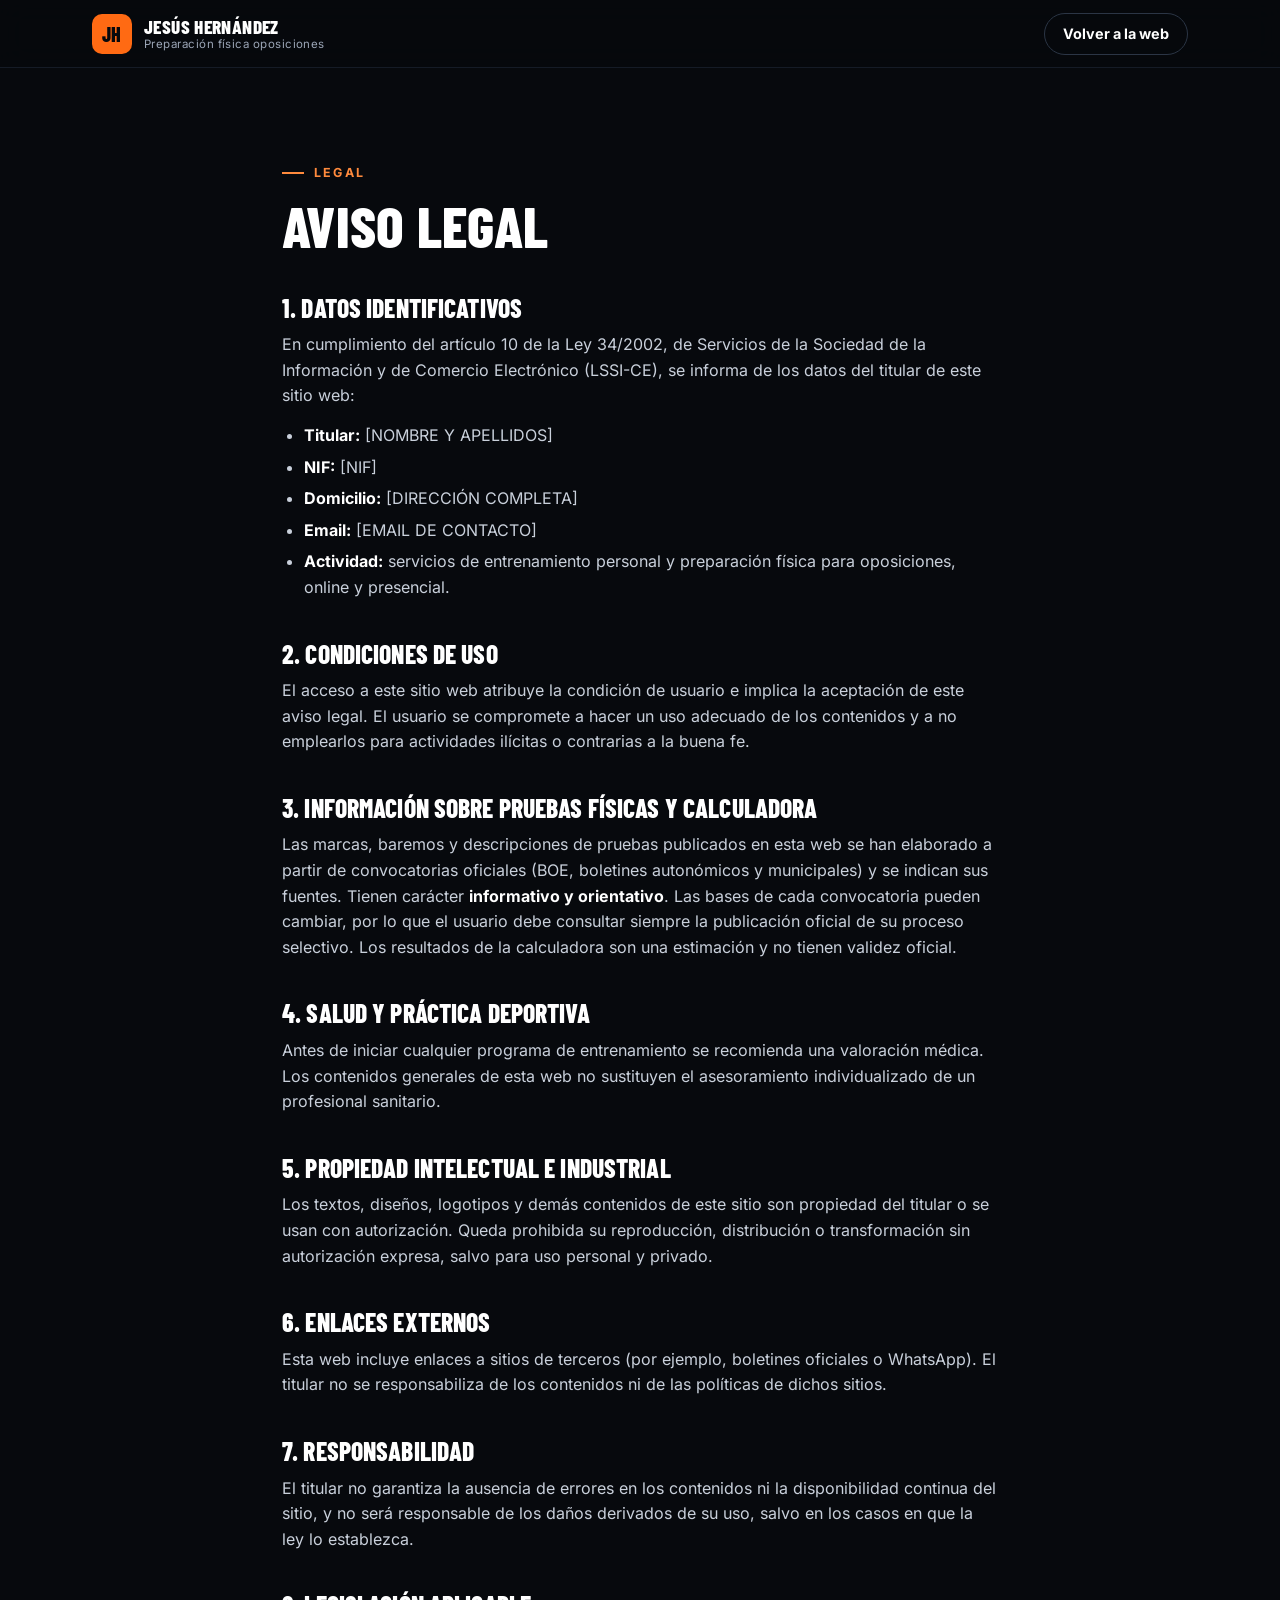
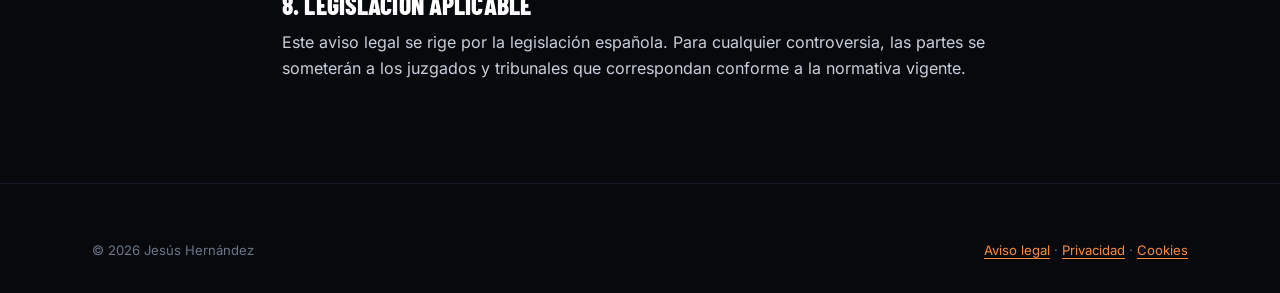
<file: aviso-legal.html>
<!doctype html>
<html lang="es">
<head>
  <meta charset="utf-8">
  <meta name="viewport" content="width=device-width, initial-scale=1">
  <title>Aviso legal | Jesús Hernández</title>
  <meta name="robots" content="noindex, follow">
  <meta name="theme-color" content="#07090d">
  <link rel="icon" href="favicon.svg" type="image/svg+xml">
  <link rel="stylesheet" href="assets/css/styles.css">
</head>
<body>
  <header class="site-header is-scrolled">
    <div class="container">
      <a class="logo" href="index.html">
        <span class="logo-mark" aria-hidden="true">JH</span>
        <span class="logo-text"><strong>Jesús Hernández</strong><span>Preparación física oposiciones</span></span>
      </a>
      <a class="btn btn--ghost btn--sm" href="index.html">Volver a la web</a>
    </div>
  </header>

  <main class="page">
    <div class="container page-narrow">
      <p class="eyebrow">Legal</p>
      <h1>Aviso legal</h1>
      <!-- TODO: sustituye los datos entre corchetes y revisa el texto con un profesional antes de publicar. -->
      <div class="prose">
        <h2>1. Datos identificativos</h2>
        <p>En cumplimiento del artículo 10 de la Ley 34/2002, de Servicios de la Sociedad de la Información y de Comercio Electrónico (LSSI-CE), se informa de los datos del titular de este sitio web:</p>
        <ul>
          <li><strong>Titular:</strong> [NOMBRE Y APELLIDOS]</li>
          <li><strong>NIF:</strong> [NIF]</li>
          <li><strong>Domicilio:</strong> [DIRECCIÓN COMPLETA]</li>
          <li><strong>Email:</strong> [EMAIL DE CONTACTO]</li>
          <li><strong>Actividad:</strong> servicios de entrenamiento personal y preparación física para oposiciones, online y presencial.</li>
        </ul>

        <h2>2. Condiciones de uso</h2>
        <p>El acceso a este sitio web atribuye la condición de usuario e implica la aceptación de este aviso legal. El usuario se compromete a hacer un uso adecuado de los contenidos y a no emplearlos para actividades ilícitas o contrarias a la buena fe.</p>

        <h2>3. Información sobre pruebas físicas y calculadora</h2>
        <p>Las marcas, baremos y descripciones de pruebas publicados en esta web se han elaborado a partir de convocatorias oficiales (BOE, boletines autonómicos y municipales) y se indican sus fuentes. Tienen carácter <strong>informativo y orientativo</strong>. Las bases de cada convocatoria pueden cambiar, por lo que el usuario debe consultar siempre la publicación oficial de su proceso selectivo. Los resultados de la calculadora son una estimación y no tienen validez oficial.</p>

        <h2>4. Salud y práctica deportiva</h2>
        <p>Antes de iniciar cualquier programa de entrenamiento se recomienda una valoración médica. Los contenidos generales de esta web no sustituyen el asesoramiento individualizado de un profesional sanitario.</p>

        <h2>5. Propiedad intelectual e industrial</h2>
        <p>Los textos, diseños, logotipos y demás contenidos de este sitio son propiedad del titular o se usan con autorización. Queda prohibida su reproducción, distribución o transformación sin autorización expresa, salvo para uso personal y privado.</p>

        <h2>6. Enlaces externos</h2>
        <p>Esta web incluye enlaces a sitios de terceros (por ejemplo, boletines oficiales o WhatsApp). El titular no se responsabiliza de los contenidos ni de las políticas de dichos sitios.</p>

        <h2>7. Responsabilidad</h2>
        <p>El titular no garantiza la ausencia de errores en los contenidos ni la disponibilidad continua del sitio, y no será responsable de los daños derivados de su uso, salvo en los casos en que la ley lo establezca.</p>

        <h2>8. Legislación aplicable</h2>
        <p>Este aviso legal se rige por la legislación española. Para cualquier controversia, las partes se someterán a los juzgados y tribunales que correspondan conforme a la normativa vigente.</p>
      </div>
    </div>
  </main>

  <footer class="site-footer">
    <div class="container footer-bottom" style="margin-top:0;border-top:0;padding-top:0">
      <span>© 2026 Jesús Hernández</span>
      <span><a href="aviso-legal.html">Aviso legal</a> · <a href="privacidad.html">Privacidad</a> · <a href="cookies.html">Cookies</a></span>
    </div>
  </footer>
</body>
</html>
</file>
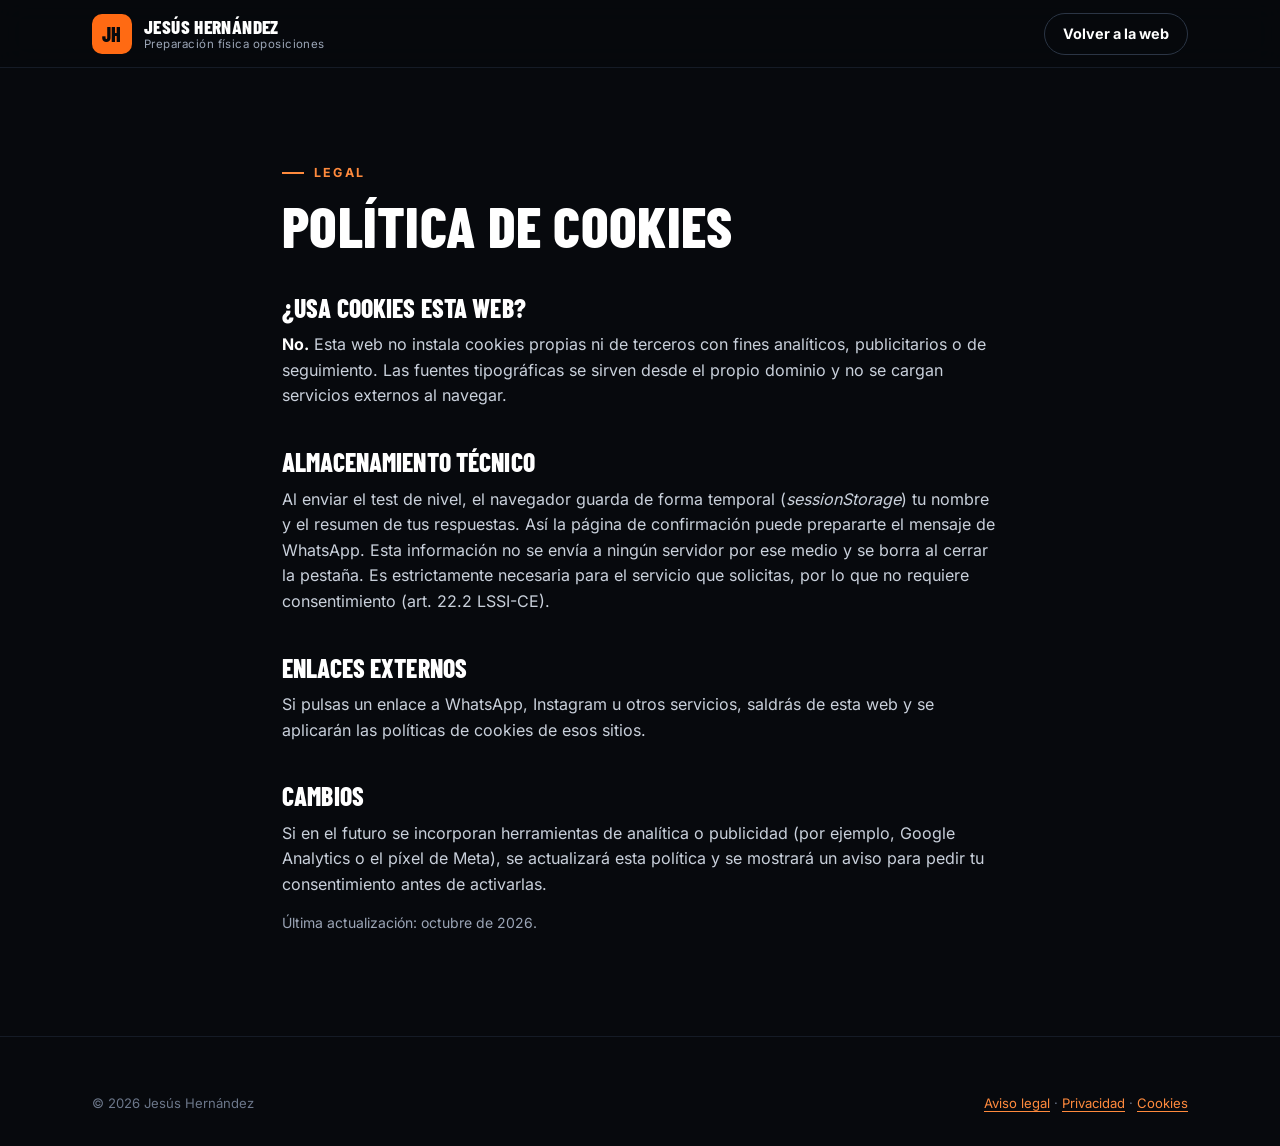
<file: cookies.html>
<!doctype html>
<html lang="es">
<head>
  <meta charset="utf-8">
  <meta name="viewport" content="width=device-width, initial-scale=1">
  <title>Política de cookies | Jesús Hernández</title>
  <meta name="robots" content="noindex, follow">
  <meta name="theme-color" content="#07090d">
  <link rel="icon" href="favicon.svg" type="image/svg+xml">
  <link rel="stylesheet" href="assets/css/styles.css">
</head>
<body>
  <header class="site-header is-scrolled">
    <div class="container">
      <a class="logo" href="index.html">
        <span class="logo-mark" aria-hidden="true">JH</span>
        <span class="logo-text"><strong>Jesús Hernández</strong><span>Preparación física oposiciones</span></span>
      </a>
      <a class="btn btn--ghost btn--sm" href="index.html">Volver a la web</a>
    </div>
  </header>

  <main class="page">
    <div class="container page-narrow">
      <p class="eyebrow">Legal</p>
      <h1>Política de cookies</h1>
      <div class="prose">
        <h2>¿Usa cookies esta web?</h2>
        <p><strong>No.</strong> Esta web no instala cookies propias ni de terceros con fines analíticos, publicitarios o de seguimiento. Las fuentes tipográficas se sirven desde el propio dominio y no se cargan servicios externos al navegar.</p>

        <h2>Almacenamiento técnico</h2>
        <p>Al enviar el test de nivel, el navegador guarda de forma temporal (<em>sessionStorage</em>) tu nombre y el resumen de tus respuestas. Así la página de confirmación puede prepararte el mensaje de WhatsApp. Esta información no se envía a ningún servidor por ese medio y se borra al cerrar la pestaña. Es estrictamente necesaria para el servicio que solicitas, por lo que no requiere consentimiento (art. 22.2 LSSI-CE).</p>

        <h2>Enlaces externos</h2>
        <p>Si pulsas un enlace a WhatsApp, Instagram u otros servicios, saldrás de esta web y se aplicarán las políticas de cookies de esos sitios.</p>

        <h2>Cambios</h2>
        <p>Si en el futuro se incorporan herramientas de analítica o publicidad (por ejemplo, Google Analytics o el píxel de Meta), se actualizará esta política y se mostrará un aviso para pedir tu consentimiento antes de activarlas.</p>

        <p class="muted small">Última actualización: octubre de 2026.</p>
      </div>
    </div>
  </main>

  <footer class="site-footer">
    <div class="container footer-bottom" style="margin-top:0;border-top:0;padding-top:0">
      <span>© 2026 Jesús Hernández</span>
      <span><a href="aviso-legal.html">Aviso legal</a> · <a href="privacidad.html">Privacidad</a> · <a href="cookies.html">Cookies</a></span>
    </div>
  </footer>
</body>
</html>
</file>
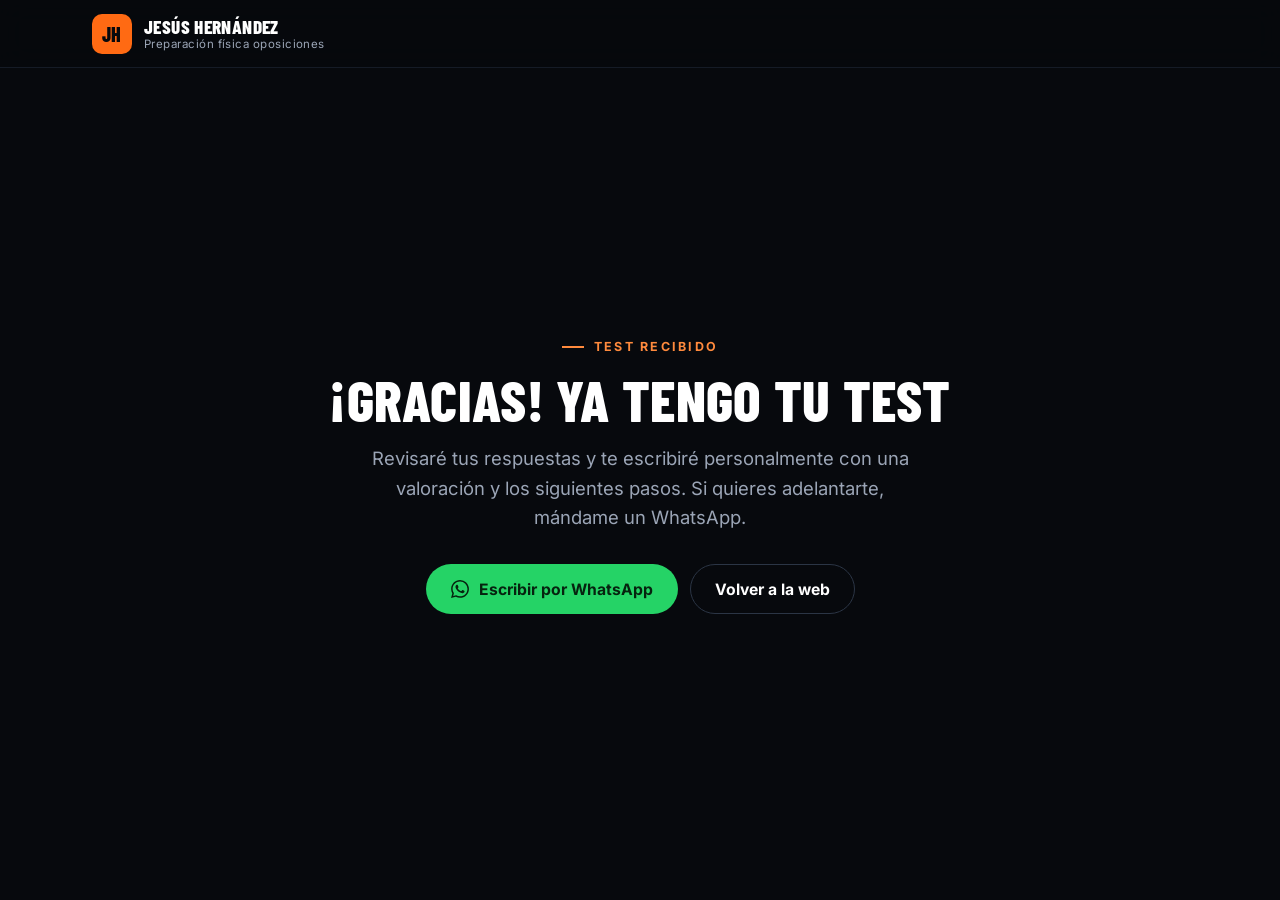
<file: gracias.html>
<!doctype html>
<html lang="es">
<head>
  <meta charset="utf-8">
  <meta name="viewport" content="width=device-width, initial-scale=1">
  <title>¡Recibido! | Jesús Hernández</title>
  <meta name="robots" content="noindex">
  <meta name="theme-color" content="#07090d">
  <link rel="icon" href="favicon.svg" type="image/svg+xml">
  <link rel="stylesheet" href="assets/css/styles.css">
</head>
<body>
  <header class="site-header is-scrolled">
    <div class="container">
      <a class="logo" href="index.html">
        <span class="logo-mark" aria-hidden="true">JH</span>
        <span class="logo-text"><strong>Jesús Hernández</strong><span>Preparación física oposiciones</span></span>
      </a>
    </div>
  </header>

  <main class="page">
    <div class="container center-page">
      <div>
        <p class="eyebrow" id="ty-eyebrow">Test recibido</p>
        <h1 id="ty-title">¡Gracias! Ya tengo tu test</h1>
        <p class="lead" id="ty-text">Revisaré tus respuestas y te escribiré personalmente con una valoración y los siguientes pasos. Si quieres adelantarte, mándame un WhatsApp.</p>
        <div class="hero-ctas">
          <a class="btn btn--wa" id="ty-wa" href="#" target="_blank" rel="noopener">
            <svg viewBox="0 0 24 24" fill="currentColor" aria-hidden="true"><path d="M17.47 14.38c-.3-.15-1.76-.87-2.03-.97-.27-.1-.47-.15-.67.15-.2.3-.77.97-.94 1.16-.17.2-.35.22-.64.08-.3-.15-1.26-.47-2.4-1.48-.88-.79-1.48-1.76-1.65-2.06-.17-.3-.02-.46.13-.6.13-.14.3-.35.45-.52.15-.18.2-.3.3-.5.1-.2.05-.37-.03-.52-.07-.15-.67-1.61-.92-2.2-.24-.58-.49-.5-.67-.51h-.57c-.2 0-.52.07-.8.37-.27.3-1.04 1.02-1.04 2.48s1.07 2.88 1.21 3.07c.15.2 2.1 3.2 5.08 4.49.71.31 1.26.49 1.7.63.71.22 1.36.19 1.87.12.57-.09 1.76-.72 2-1.42.25-.69.25-1.29.18-1.41-.08-.13-.27-.2-.57-.35m-5.42 7.4h-.01a9.87 9.87 0 0 1-5.03-1.38l-.36-.21-3.74.98 1-3.65-.24-.37a9.86 9.86 0 0 1-1.51-5.26c0-5.45 4.44-9.88 9.89-9.88a9.82 9.82 0 0 1 9.88 9.89c0 5.45-4.44 9.88-9.88 9.88m8.41-18.3A11.82 11.82 0 0 0 12.05 0C5.5 0 .16 5.34.16 11.89c0 2.1.55 4.14 1.59 5.95L.06 24l6.3-1.65a11.88 11.88 0 0 0 5.68 1.45h.01c6.55 0 11.89-5.34 11.89-11.89 0-3.18-1.24-6.17-3.48-8.41Z"/></svg>
            <span id="ty-wa-label">Escribir por WhatsApp</span>
          </a>
          <a class="btn btn--ghost" id="ty-booking" href="#" target="_blank" rel="noopener" hidden>Reservar llamada gratuita</a>
          <a class="btn btn--ghost" href="index.html#oposiciones">Volver a la web</a>
        </div>
      </div>
    </div>
  </main>

  <script src="assets/js/config.js"></script>
  <script>
    (function () {
      var SITE = window.SITE || {};
      var lead = null;
      try { lead = JSON.parse(sessionStorage.getItem("jh_lead") || "null"); } catch (e) {}
      var notDelivered = /[?&]wa=1/.test(location.search);
      var msg = lead && lead.summary ? lead.summary : "Hola Jesús, acabo de hacer el test de nivel de tu web.";
      var wa = document.getElementById("ty-wa");
      wa.href = "https://wa.me/" + (SITE.contact && SITE.contact.whatsapp || "") + "?text=" + encodeURIComponent(msg);

      if (lead && lead.nombre) {
        document.getElementById("ty-title").textContent = "¡Gracias, " + lead.nombre + "!";
      }
      if (notDelivered) {
        // No hay sistema de envío configurado (o falló): el lead se entrega por WhatsApp.
        document.getElementById("ty-eyebrow").textContent = "Último paso";
        document.getElementById("ty-text").textContent = "Pulsa el botón para enviarme tu test por WhatsApp. El mensaje ya está escrito con tus respuestas: solo tienes que darle a enviar.";
        document.getElementById("ty-wa-label").textContent = "Enviar mi test por WhatsApp";
      }
      if (SITE.bookingUrl) {
        var b = document.getElementById("ty-booking");
        b.href = SITE.bookingUrl;
        b.hidden = false;
      }
      window.dataLayer = window.dataLayer || [];
      window.dataLayer.push({ event: "thank_you_view", delivered: !notDelivered });
    })();
  </script>
</body>
</html>
</file>
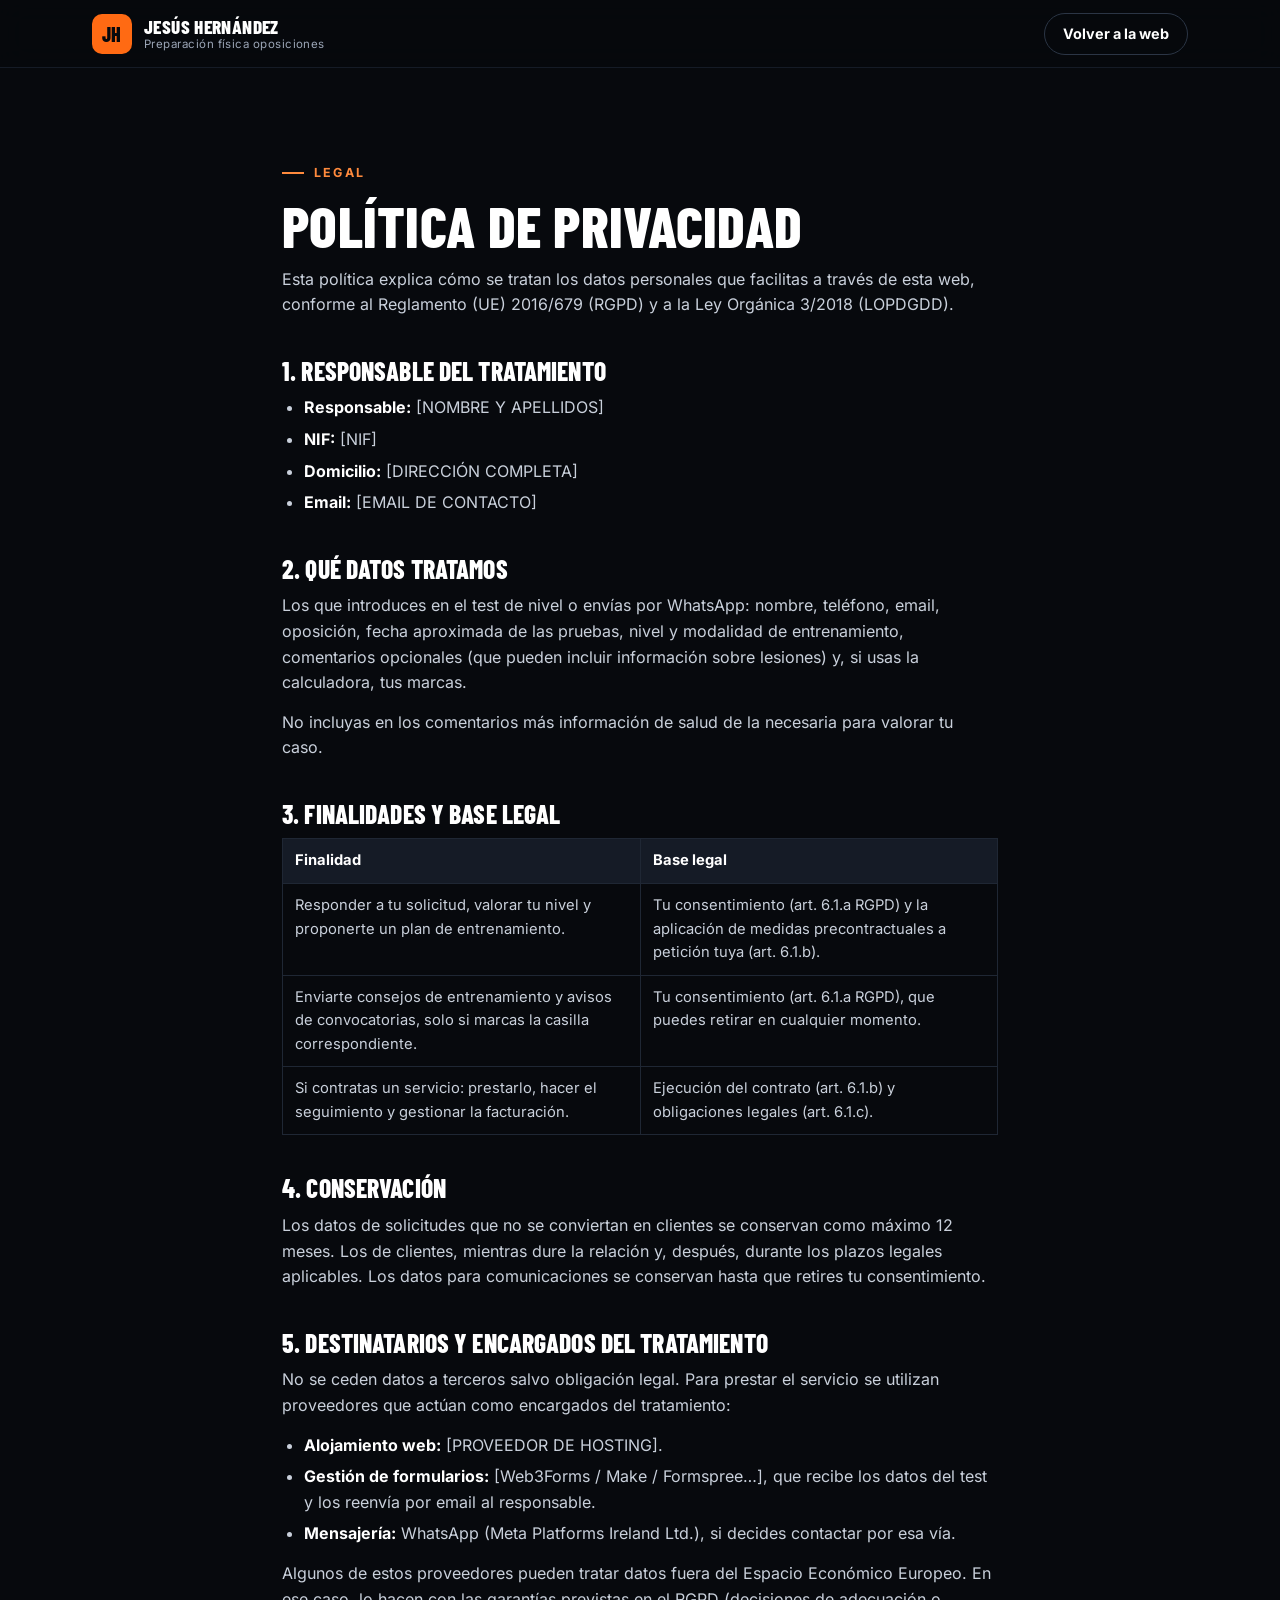
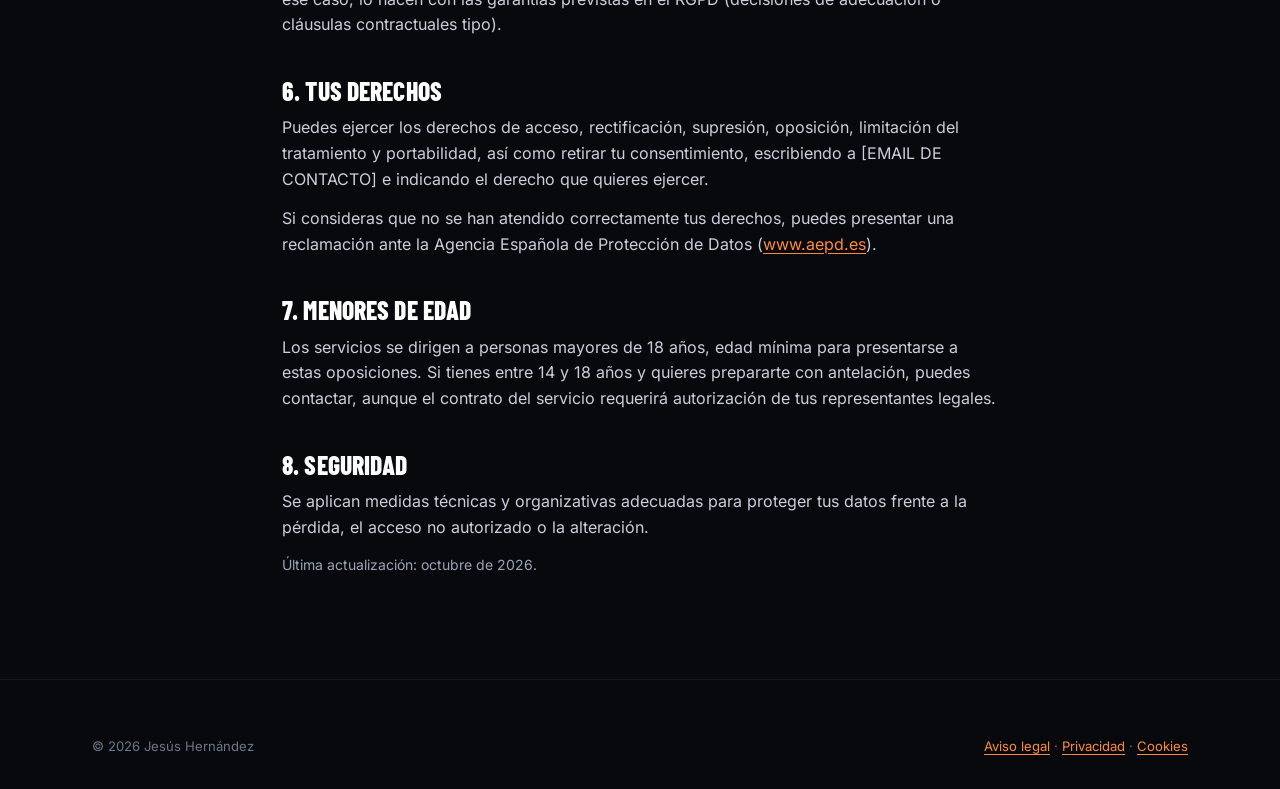
<file: privacidad.html>
<!doctype html>
<html lang="es">
<head>
  <meta charset="utf-8">
  <meta name="viewport" content="width=device-width, initial-scale=1">
  <title>Política de privacidad | Jesús Hernández</title>
  <meta name="robots" content="noindex, follow">
  <meta name="theme-color" content="#07090d">
  <link rel="icon" href="favicon.svg" type="image/svg+xml">
  <link rel="stylesheet" href="assets/css/styles.css">
</head>
<body>
  <header class="site-header is-scrolled">
    <div class="container">
      <a class="logo" href="index.html">
        <span class="logo-mark" aria-hidden="true">JH</span>
        <span class="logo-text"><strong>Jesús Hernández</strong><span>Preparación física oposiciones</span></span>
      </a>
      <a class="btn btn--ghost btn--sm" href="index.html">Volver a la web</a>
    </div>
  </header>

  <main class="page">
    <div class="container page-narrow">
      <p class="eyebrow">Legal</p>
      <h1>Política de privacidad</h1>
      <!-- TODO: sustituye los datos entre corchetes, ajusta los proveedores que uses de verdad
           (Web3Forms, Make, Google Sheets...) y revisa el texto con un profesional antes de publicar. -->
      <div class="prose">
        <p>Esta política explica cómo se tratan los datos personales que facilitas a través de esta web, conforme al Reglamento (UE) 2016/679 (RGPD) y a la Ley Orgánica 3/2018 (LOPDGDD).</p>

        <h2>1. Responsable del tratamiento</h2>
        <ul>
          <li><strong>Responsable:</strong> [NOMBRE Y APELLIDOS]</li>
          <li><strong>NIF:</strong> [NIF]</li>
          <li><strong>Domicilio:</strong> [DIRECCIÓN COMPLETA]</li>
          <li><strong>Email:</strong> [EMAIL DE CONTACTO]</li>
        </ul>

        <h2>2. Qué datos tratamos</h2>
        <p>Los que introduces en el test de nivel o envías por WhatsApp: nombre, teléfono, email, oposición, fecha aproximada de las pruebas, nivel y modalidad de entrenamiento, comentarios opcionales (que pueden incluir información sobre lesiones) y, si usas la calculadora, tus marcas.</p>
        <p>No incluyas en los comentarios más información de salud de la necesaria para valorar tu caso.</p>

        <h2>3. Finalidades y base legal</h2>
        <table>
          <thead><tr><th>Finalidad</th><th>Base legal</th></tr></thead>
          <tbody>
            <tr><td>Responder a tu solicitud, valorar tu nivel y proponerte un plan de entrenamiento.</td><td>Tu consentimiento (art. 6.1.a RGPD) y la aplicación de medidas precontractuales a petición tuya (art. 6.1.b).</td></tr>
            <tr><td>Enviarte consejos de entrenamiento y avisos de convocatorias, solo si marcas la casilla correspondiente.</td><td>Tu consentimiento (art. 6.1.a RGPD), que puedes retirar en cualquier momento.</td></tr>
            <tr><td>Si contratas un servicio: prestarlo, hacer el seguimiento y gestionar la facturación.</td><td>Ejecución del contrato (art. 6.1.b) y obligaciones legales (art. 6.1.c).</td></tr>
          </tbody>
        </table>

        <h2>4. Conservación</h2>
        <p>Los datos de solicitudes que no se conviertan en clientes se conservan como máximo 12 meses. Los de clientes, mientras dure la relación y, después, durante los plazos legales aplicables. Los datos para comunicaciones se conservan hasta que retires tu consentimiento.</p>

        <h2>5. Destinatarios y encargados del tratamiento</h2>
        <p>No se ceden datos a terceros salvo obligación legal. Para prestar el servicio se utilizan proveedores que actúan como encargados del tratamiento:</p>
        <ul>
          <li><strong>Alojamiento web:</strong> [PROVEEDOR DE HOSTING].</li>
          <li><strong>Gestión de formularios:</strong> [Web3Forms / Make / Formspree…], que recibe los datos del test y los reenvía por email al responsable.</li>
          <li><strong>Mensajería:</strong> WhatsApp (Meta Platforms Ireland Ltd.), si decides contactar por esa vía.</li>
        </ul>
        <p>Algunos de estos proveedores pueden tratar datos fuera del Espacio Económico Europeo. En ese caso, lo hacen con las garantías previstas en el RGPD (decisiones de adecuación o cláusulas contractuales tipo).</p>

        <h2>6. Tus derechos</h2>
        <p>Puedes ejercer los derechos de acceso, rectificación, supresión, oposición, limitación del tratamiento y portabilidad, así como retirar tu consentimiento, escribiendo a [EMAIL DE CONTACTO] e indicando el derecho que quieres ejercer.</p>
        <p>Si consideras que no se han atendido correctamente tus derechos, puedes presentar una reclamación ante la Agencia Española de Protección de Datos (<a href="https://www.aepd.es" target="_blank" rel="noopener">www.aepd.es</a>).</p>

        <h2>7. Menores de edad</h2>
        <p>Los servicios se dirigen a personas mayores de 18 años, edad mínima para presentarse a estas oposiciones. Si tienes entre 14 y 18 años y quieres prepararte con antelación, puedes contactar, aunque el contrato del servicio requerirá autorización de tus representantes legales.</p>

        <h2>8. Seguridad</h2>
        <p>Se aplican medidas técnicas y organizativas adecuadas para proteger tus datos frente a la pérdida, el acceso no autorizado o la alteración.</p>

        <p class="muted small">Última actualización: octubre de 2026.</p>
      </div>
    </div>
  </main>

  <footer class="site-footer">
    <div class="container footer-bottom" style="margin-top:0;border-top:0;padding-top:0">
      <span>© 2026 Jesús Hernández</span>
      <span><a href="aviso-legal.html">Aviso legal</a> · <a href="privacidad.html">Privacidad</a> · <a href="cookies.html">Cookies</a></span>
    </div>
  </footer>
</body>
</html>
</file>
<file: assets/css/styles.css>
/* ==========================================================================
   Jesús Hernández · Preparación física para oposiciones
   Hoja de estilos única. Sin dependencias externas.
   ========================================================================== */

/* ---------- Fuentes (alojadas en el propio sitio, sin Google Fonts) ---------- */
@font-face {
  font-family: "Inter";
  src: url("../fonts/inter-var.woff2") format("woff2");
  font-weight: 100 900;
  font-style: normal;
  font-display: swap;
}
@font-face {
  font-family: "Barlow Condensed";
  src: url("../fonts/barlow-condensed-600.woff2") format("woff2");
  font-weight: 600;
  font-display: swap;
}
@font-face {
  font-family: "Barlow Condensed";
  src: url("../fonts/barlow-condensed-700.woff2") format("woff2");
  font-weight: 700;
  font-display: swap;
}
@font-face {
  font-family: "Barlow Condensed";
  src: url("../fonts/barlow-condensed-800.woff2") format("woff2");
  font-weight: 800;
  font-display: swap;
}

/* ---------- Tokens ---------- */
:root {
  --ink-950: #07090d;
  --ink-900: #0c1018;
  --ink-850: #10151f;
  --ink-800: #151b26;
  --ink-700: #1f2734;
  --ink-600: #2b3545;
  --ink-500: #475266;
  --ink-400: #6c778a;
  --ink-300: #9ba5b6;
  --ink-200: #c9d0db;
  --ink-100: #e7ebf1;
  --ink-50: #f6f8fb;

  --brand: #ff6a13;
  --brand-hi: #ff8a3d;
  --brand-lo: #e45200;
  --brand-glow: rgba(255, 106, 19, 0.18);

  --ok: #2fbf71;
  --ok-bg: rgba(47, 191, 113, 0.12);
  --ko: #ff4d4d;
  --ko-bg: rgba(255, 77, 77, 0.12);
  --warn: #f5b83d;

  --op-pn: #3b6ff5;
  --op-gc: #22a04b;
  --op-bom: #ef3b2d;
  --op-pl: #12a6c9;
  --op-mil: #9aab45;

  --font-sans: "Inter", ui-sans-serif, system-ui, -apple-system, "Segoe UI", Roboto, sans-serif;
  --font-display: "Barlow Condensed", "Inter", ui-sans-serif, system-ui, sans-serif;

  --radius: 18px;
  --radius-sm: 12px;
  --container: 1160px;
  --gutter: clamp(16px, 4vw, 32px);
  --header-h: 68px;
  --shadow: 0 20px 50px -20px rgba(0, 0, 0, 0.6);
}

/* ---------- Base ---------- */
*,
*::before,
*::after {
  box-sizing: border-box;
}
html {
  scroll-behavior: smooth;
  scroll-padding-top: calc(var(--header-h) + 12px);
  -webkit-text-size-adjust: 100%;
}
body {
  margin: 0;
  background: var(--ink-950);
  color: var(--ink-100);
  font-family: var(--font-sans);
  font-size: 1rem;
  line-height: 1.6;
  -webkit-font-smoothing: antialiased;
  overflow-x: hidden;
}
img,
svg {
  display: block;
  max-width: 100%;
}
a {
  color: var(--brand-hi);
  text-decoration-thickness: 1px;
  text-underline-offset: 3px;
}
a:hover {
  color: var(--brand);
}
h1,
h2,
h3,
h4 {
  font-family: var(--font-display);
  font-weight: 800;
  line-height: 1;
  margin: 0;
  letter-spacing: 0.005em;
  text-transform: uppercase;
  color: #fff;
}
p {
  margin: 0;
}
ul {
  margin: 0;
  padding: 0;
}
button,
input,
select,
textarea {
  font: inherit;
  color: inherit;
}
::selection {
  background: var(--brand);
  color: var(--ink-950);
}
:focus-visible {
  outline: 2px solid var(--brand-hi);
  outline-offset: 3px;
  border-radius: 4px;
}
[hidden] {
  display: none !important;
}
.sr-only {
  position: absolute;
  width: 1px;
  height: 1px;
  padding: 0;
  margin: -1px;
  overflow: hidden;
  clip: rect(0, 0, 0, 0);
  white-space: nowrap;
  border: 0;
}
.skip-link {
  position: absolute;
  left: 16px;
  top: -60px;
  z-index: 100;
  background: var(--brand);
  color: var(--ink-950);
  padding: 10px 16px;
  border-radius: 8px;
  font-weight: 700;
  text-decoration: none;
}
.skip-link:focus {
  top: 12px;
}

@media (prefers-reduced-motion: reduce) {
  html {
    scroll-behavior: auto;
  }
  *,
  *::before,
  *::after {
    animation-duration: 0.01ms !important;
    transition-duration: 0.01ms !important;
  }
}

/* ---------- Layout ---------- */
.container {
  width: 100%;
  max-width: var(--container);
  margin-inline: auto;
  padding-inline: var(--gutter);
}
.section {
  padding-block: clamp(64px, 9vw, 112px);
  position: relative;
}
.section--alt {
  background: var(--ink-900);
  border-block: 1px solid var(--ink-800);
}
.section-head {
  max-width: 720px;
  margin-bottom: clamp(32px, 5vw, 56px);
}
.section-head--center {
  margin-inline: auto;
  text-align: center;
}
.eyebrow {
  display: inline-flex;
  align-items: center;
  gap: 10px;
  font-size: 0.78rem;
  font-weight: 700;
  letter-spacing: 0.18em;
  text-transform: uppercase;
  color: var(--brand-hi);
  margin-bottom: 14px;
}
.eyebrow::before {
  content: "";
  width: 22px;
  height: 2px;
  background: currentColor;
}
.section-head--center .eyebrow::after {
  content: "";
  width: 22px;
  height: 2px;
  background: currentColor;
}
.h2 {
  font-size: clamp(2.3rem, 5.2vw, 3.6rem);
}
.lead {
  margin-top: 16px;
  font-size: clamp(1.02rem, 1.6vw, 1.15rem);
  color: var(--ink-300);
}
.text-brand {
  color: var(--brand);
}
.muted {
  color: var(--ink-300);
}
.small {
  font-size: 0.875rem;
}

/* ---------- Botones ---------- */
.btn {
  --btn-bg: var(--brand);
  --btn-fg: var(--ink-950);
  display: inline-flex;
  align-items: center;
  justify-content: center;
  gap: 10px;
  min-height: 50px;
  padding: 0 24px;
  border-radius: 999px;
  border: 1px solid transparent;
  background: var(--btn-bg);
  color: var(--btn-fg);
  font-weight: 700;
  font-size: 0.98rem;
  text-decoration: none;
  cursor: pointer;
  transition: transform 0.15s ease, background 0.15s ease, box-shadow 0.15s ease, border-color 0.15s ease;
  white-space: nowrap;
}
.btn:hover {
  color: var(--btn-fg);
  background: var(--brand-hi);
  transform: translateY(-1px);
  box-shadow: 0 10px 30px -10px var(--brand);
}
.btn:active {
  transform: translateY(0);
}
.btn svg {
  width: 18px;
  height: 18px;
  flex: none;
}
.btn--ghost {
  --btn-bg: transparent;
  --btn-fg: #fff;
  border-color: var(--ink-600);
}
.btn--ghost:hover {
  background: var(--ink-800);
  border-color: var(--ink-400);
  box-shadow: none;
}
.btn--wa {
  --btn-bg: #25d366;
  --btn-fg: #06230f;
}
.btn--wa:hover {
  background: #3be07a;
  box-shadow: 0 10px 30px -10px #25d366;
}
.btn--sm {
  min-height: 42px;
  padding: 0 18px;
  font-size: 0.9rem;
}
.btn--block {
  width: 100%;
}
.btn[disabled] {
  opacity: 0.6;
  cursor: progress;
  transform: none;
}

/* ---------- Cabecera ---------- */
.site-header {
  position: sticky;
  top: 0;
  z-index: 50;
  height: var(--header-h);
  background: rgba(7, 9, 13, 0.82);
  backdrop-filter: saturate(160%) blur(14px);
  -webkit-backdrop-filter: saturate(160%) blur(14px);
  border-bottom: 1px solid transparent;
  transition: border-color 0.2s ease;
}
.site-header.is-scrolled {
  border-bottom-color: var(--ink-800);
}
.site-header .container {
  height: 100%;
  display: flex;
  align-items: center;
  justify-content: space-between;
  gap: 24px;
}
.logo {
  display: inline-flex;
  align-items: center;
  gap: 12px;
  text-decoration: none;
  color: #fff;
}
.logo:hover {
  color: #fff;
}
.logo-mark {
  width: 40px;
  height: 40px;
  border-radius: 10px;
  background: var(--brand);
  color: var(--ink-950);
  display: grid;
  place-items: center;
  font-family: var(--font-display);
  font-weight: 800;
  font-size: 1.25rem;
  letter-spacing: 0.02em;
  flex: none;
}
.logo-text {
  display: flex;
  flex-direction: column;
  line-height: 1.05;
}
.logo-text strong {
  font-family: var(--font-display);
  font-weight: 800;
  font-size: 1.2rem;
  text-transform: uppercase;
  letter-spacing: 0.02em;
}
.logo-text span {
  font-size: 0.72rem;
  color: var(--ink-300);
  letter-spacing: 0.04em;
}
.nav {
  display: flex;
  align-items: center;
  gap: 4px;
}
.nav a {
  color: var(--ink-200);
  text-decoration: none;
  font-size: 0.92rem;
  font-weight: 500;
  padding: 8px 12px;
  border-radius: 8px;
}
.nav a:hover {
  color: #fff;
  background: var(--ink-800);
}
.header-cta {
  display: flex;
  align-items: center;
  gap: 10px;
}
.menu-toggle {
  display: none;
  width: 44px;
  height: 44px;
  border-radius: 10px;
  border: 1px solid var(--ink-700);
  background: var(--ink-900);
  cursor: pointer;
  place-items: center;
}
.menu-toggle span,
.menu-toggle span::before,
.menu-toggle span::after {
  display: block;
  width: 18px;
  height: 2px;
  background: #fff;
  border-radius: 2px;
  position: relative;
  transition: transform 0.2s ease, background 0.2s ease;
}
.menu-toggle span::before,
.menu-toggle span::after {
  content: "";
  position: absolute;
  left: 0;
}
.menu-toggle span::before {
  top: -6px;
}
.menu-toggle span::after {
  top: 6px;
}
.menu-toggle[aria-expanded="true"] span {
  background: transparent;
}
.menu-toggle[aria-expanded="true"] span::before {
  transform: translateY(6px) rotate(45deg);
}
.menu-toggle[aria-expanded="true"] span::after {
  transform: translateY(-6px) rotate(-45deg);
}

@media (max-width: 1020px) {
  .menu-toggle {
    display: grid;
  }
  .nav {
    position: fixed;
    inset: var(--header-h) 0 auto 0;
    flex-direction: column;
    align-items: stretch;
    gap: 2px;
    padding: 12px var(--gutter) 24px;
    background: var(--ink-950);
    border-bottom: 1px solid var(--ink-800);
    transform: translateY(-8px);
    opacity: 0;
    visibility: hidden;
    transition: opacity 0.2s ease, transform 0.2s ease, visibility 0.2s;
  }
  .nav.is-open {
    opacity: 1;
    transform: none;
    visibility: visible;
  }
  .nav a {
    padding: 14px 8px;
    font-size: 1.05rem;
    border-bottom: 1px solid var(--ink-800);
    border-radius: 0;
  }
  .header-cta .btn {
    display: none;
  }
}
@media (max-width: 420px) {
  .logo-text span {
    display: none;
  }
}

/* ---------- Hero ---------- */
.hero {
  position: relative;
  padding-block: clamp(48px, 8vw, 96px) clamp(56px, 8vw, 100px);
  overflow: hidden;
}
.hero::before {
  content: "";
  position: absolute;
  inset: -20% -10% auto auto;
  width: 70vw;
  max-width: 900px;
  aspect-ratio: 1;
  background: radial-gradient(closest-side, var(--brand-glow), transparent 70%);
  pointer-events: none;
}
.hero::after {
  content: "";
  position: absolute;
  inset: 0;
  background-image: linear-gradient(var(--ink-850) 1px, transparent 1px),
    linear-gradient(90deg, var(--ink-850) 1px, transparent 1px);
  background-size: 56px 56px;
  mask-image: radial-gradient(ellipse at 30% 40%, #000 20%, transparent 70%);
  -webkit-mask-image: radial-gradient(ellipse at 30% 40%, #000 20%, transparent 70%);
  opacity: 0.6;
  pointer-events: none;
}
.hero .container {
  position: relative;
  z-index: 1;
  display: grid;
  grid-template-columns: 1.15fr 0.85fr;
  gap: clamp(32px, 5vw, 64px);
  align-items: center;
}
.hero h1 {
  font-size: clamp(3rem, 8.2vw, 6rem);
  line-height: 0.92;
}
.hero h1 .text-brand {
  display: block;
}
.hero .lead {
  max-width: 560px;
  margin-top: 22px;
}
.hero-ctas {
  display: flex;
  flex-wrap: wrap;
  gap: 12px;
  margin-top: 32px;
}
.hero-points {
  list-style: none;
  display: flex;
  flex-wrap: wrap;
  gap: 10px 22px;
  margin-top: 28px;
  color: var(--ink-300);
  font-size: 0.92rem;
}
.hero-points li {
  display: inline-flex;
  align-items: center;
  gap: 8px;
}
.hero-points svg {
  width: 18px;
  height: 18px;
  color: var(--ok);
}

.score-card {
  background: linear-gradient(180deg, var(--ink-800), var(--ink-900));
  border: 1px solid var(--ink-700);
  border-radius: 22px;
  padding: 24px;
  box-shadow: var(--shadow);
  position: relative;
}
.score-card__top {
  display: flex;
  justify-content: space-between;
  align-items: center;
  gap: 12px;
  margin-bottom: 18px;
}
.score-card__label {
  font-size: 0.75rem;
  letter-spacing: 0.14em;
  text-transform: uppercase;
  color: var(--ink-300);
  font-weight: 600;
}
.badge {
  display: inline-flex;
  align-items: center;
  gap: 6px;
  padding: 4px 10px;
  border-radius: 999px;
  font-size: 0.75rem;
  font-weight: 700;
  background: var(--ink-700);
  color: var(--ink-100);
  white-space: nowrap;
}
.badge--ok {
  background: var(--ok-bg);
  color: var(--ok);
}
.badge--ko {
  background: var(--ko-bg);
  color: var(--ko);
}
.badge--brand {
  background: var(--brand-glow);
  color: var(--brand-hi);
}
.score-row {
  display: grid;
  grid-template-columns: 1fr auto;
  gap: 6px 12px;
  padding: 14px 0;
  border-top: 1px solid var(--ink-700);
}
.score-row__name {
  font-weight: 600;
  color: #fff;
}
.score-row__mark {
  font-size: 0.85rem;
  color: var(--ink-300);
}
.score-row__pts {
  grid-row: span 2;
  align-self: center;
  font-family: var(--font-display);
  font-weight: 800;
  font-size: 1.8rem;
  color: #fff;
}
.bar {
  grid-column: 1 / -1;
  height: 6px;
  border-radius: 99px;
  background: var(--ink-700);
  overflow: hidden;
}
.bar > i {
  display: block;
  height: 100%;
  border-radius: inherit;
  background: linear-gradient(90deg, var(--brand-lo), var(--brand-hi));
}
.score-card__total {
  display: flex;
  justify-content: space-between;
  align-items: flex-end;
  margin-top: 6px;
  padding-top: 16px;
  border-top: 1px dashed var(--ink-600);
}
.score-card__total strong {
  font-family: var(--font-display);
  font-size: 3rem;
  line-height: 1;
  color: var(--brand);
}
.score-card__note {
  margin-top: 14px;
  font-size: 0.78rem;
  color: var(--ink-400);
}

@media (max-width: 900px) {
  .hero .container {
    grid-template-columns: 1fr;
  }
  .score-card {
    max-width: 520px;
  }
}

/* ---------- Franja de credenciales ---------- */
.creds {
  border-block: 1px solid var(--ink-800);
  background: var(--ink-900);
}
.creds ul {
  list-style: none;
  display: grid;
  grid-template-columns: repeat(4, 1fr);
}
.creds li {
  display: flex;
  align-items: center;
  gap: 14px;
  padding: 22px 18px;
  border-left: 1px solid var(--ink-800);
}
.creds li:first-child {
  border-left: 0;
}
.creds svg {
  width: 28px;
  height: 28px;
  color: var(--brand);
  flex: none;
}
.creds strong {
  display: block;
  color: #fff;
  font-size: 0.95rem;
  line-height: 1.25;
}
.creds span {
  font-size: 0.8rem;
  color: var(--ink-300);
}
@media (max-width: 900px) {
  .creds ul {
    grid-template-columns: 1fr 1fr;
  }
  .creds li:nth-child(3) {
    border-left: 0;
  }
  .creds li:nth-child(n + 3) {
    border-top: 1px solid var(--ink-800);
  }
}
@media (max-width: 520px) {
  .creds ul {
    grid-template-columns: 1fr;
  }
  .creds li {
    border-left: 0;
    border-top: 1px solid var(--ink-800);
    padding: 16px 4px;
  }
  .creds li:first-child {
    border-top: 0;
  }
}

/* ---------- Tarjetas genéricas / grids ---------- */
.grid {
  display: grid;
  gap: 20px;
}
.grid--2 {
  grid-template-columns: repeat(2, 1fr);
}
.grid--3 {
  grid-template-columns: repeat(3, 1fr);
}
.grid--4 {
  grid-template-columns: repeat(4, 1fr);
}
@media (max-width: 960px) {
  .grid--3,
  .grid--4 {
    grid-template-columns: 1fr 1fr;
  }
}
@media (max-width: 640px) {
  .grid--2,
  .grid--3,
  .grid--4 {
    grid-template-columns: 1fr;
  }
}
.card {
  background: var(--ink-900);
  border: 1px solid var(--ink-700);
  border-radius: var(--radius);
  padding: 26px;
}
.section--alt .card {
  background: var(--ink-850);
}
.card h3 {
  font-size: 1.55rem;
  margin-bottom: 10px;
}
.card p {
  color: var(--ink-300);
}
.icon-tile {
  width: 48px;
  height: 48px;
  border-radius: 12px;
  display: grid;
  place-items: center;
  background: var(--brand-glow);
  color: var(--brand-hi);
  margin-bottom: 18px;
}
.icon-tile svg {
  width: 24px;
  height: 24px;
}

/* Problema → solución */
.pain {
  display: grid;
  grid-template-columns: 1fr 1fr;
  gap: 20px;
}
.pain__col {
  border-radius: var(--radius);
  padding: 28px;
  border: 1px solid var(--ink-700);
  background: var(--ink-900);
}
.pain__col--good {
  border-color: rgba(255, 106, 19, 0.45);
  background: linear-gradient(180deg, rgba(255, 106, 19, 0.08), var(--ink-900) 60%);
}
.pain__col h3 {
  font-size: 1.5rem;
  margin-bottom: 18px;
}
.checklist {
  list-style: none;
  display: grid;
  gap: 14px;
}
.checklist li {
  display: grid;
  grid-template-columns: 22px 1fr;
  gap: 12px;
  color: var(--ink-200);
}
.checklist svg {
  width: 22px;
  height: 22px;
  margin-top: 1px;
}
.checklist--ko svg {
  color: var(--ko);
}
.checklist--ok svg {
  color: var(--ok);
}
@media (max-width: 760px) {
  .pain {
    grid-template-columns: 1fr;
  }
}

/* ---------- Oposiciones (pestañas) ---------- */
.tabs {
  display: flex;
  gap: 8px;
  overflow-x: auto;
  scrollbar-width: none;
  padding-bottom: 4px;
  margin-bottom: 24px;
  -webkit-overflow-scrolling: touch;
}
.tabs::-webkit-scrollbar {
  display: none;
}
.tab {
  --op: var(--brand);
  flex: none;
  display: inline-flex;
  align-items: center;
  gap: 10px;
  padding: 12px 18px;
  border-radius: 999px;
  border: 1px solid var(--ink-700);
  background: var(--ink-900);
  color: var(--ink-200);
  font-weight: 600;
  font-size: 0.95rem;
  cursor: pointer;
  transition: background 0.15s ease, border-color 0.15s ease, color 0.15s ease;
}
.tab::before {
  content: "";
  width: 9px;
  height: 9px;
  border-radius: 50%;
  background: var(--op);
}
.tab:hover {
  border-color: var(--ink-500);
  color: #fff;
}
.tab[aria-selected="true"] {
  background: #fff;
  border-color: #fff;
  color: var(--ink-950);
}
.op-panel {
  --op: var(--brand);
  display: grid;
  grid-template-columns: 0.9fr 1.1fr;
  gap: 28px;
  background: var(--ink-850);
  border: 1px solid var(--ink-700);
  border-top: 3px solid var(--op);
  border-radius: var(--radius);
  padding: clamp(22px, 3.5vw, 36px);
}
/* Evita que el contenido ancho (tablas) ensanche las columnas de las rejillas */
.op-panel > *,
.hero .container > *,
.calc > *,
.lead-wrap > *,
.about > *,
.pain > *,
.grid > * {
  min-width: 0;
}
.op-panel h3 {
  font-size: clamp(2rem, 4vw, 2.6rem);
}
.op-panel__meta {
  display: flex;
  flex-wrap: wrap;
  gap: 8px;
  margin: 14px 0 18px;
}
.op-panel__intro p + p {
  margin-top: 12px;
}
.op-panel__intro p {
  color: var(--ink-300);
}
.op-panel__intro .btn {
  margin-top: 22px;
}
.op-source {
  margin-top: 18px;
  font-size: 0.8rem;
  color: var(--ink-400);
}
.op-source a {
  color: var(--ink-300);
}

.table-wrap {
  overflow-x: auto;
  border: 1px solid var(--ink-700);
  border-radius: var(--radius-sm);
  -webkit-overflow-scrolling: touch;
}
.marks {
  width: 100%;
  border-collapse: collapse;
  font-size: 0.92rem;
  min-width: 420px;
}
.marks th,
.marks td {
  text-align: left;
  padding: 12px 14px;
  border-bottom: 1px solid var(--ink-700);
  vertical-align: top;
}
.marks thead th {
  background: var(--ink-800);
  font-size: 0.72rem;
  letter-spacing: 0.12em;
  text-transform: uppercase;
  color: var(--ink-300);
  font-weight: 700;
}
.marks tbody tr:last-child td,
.marks tbody tr:last-child th {
  border-bottom: 0;
}
.marks tbody th {
  font-weight: 600;
  color: #fff;
}
.marks tbody th small {
  display: block;
  font-weight: 400;
  color: var(--ink-400);
  font-size: 0.8rem;
  margin-top: 2px;
}
.marks td {
  color: var(--ink-200);
  white-space: nowrap;
}
@media (max-width: 520px) {
  .marks {
    min-width: 0;
    font-size: 0.86rem;
  }
  .marks th,
  .marks td {
    padding: 10px;
    white-space: normal;
  }
}
.op-tip {
  margin-top: 16px;
  display: grid;
  grid-template-columns: 22px 1fr;
  gap: 12px;
  padding: 14px 16px;
  border-radius: var(--radius-sm);
  background: var(--ink-800);
  color: var(--ink-200);
  font-size: 0.92rem;
}
.op-tip svg {
  width: 22px;
  height: 22px;
  color: var(--warn);
}
@media (max-width: 900px) {
  .op-panel {
    grid-template-columns: 1fr;
  }
}

/* ---------- Calculadora ---------- */
.calc {
  display: grid;
  grid-template-columns: 1fr 1fr;
  gap: 24px;
  align-items: start;
}
.panel {
  background: var(--ink-900);
  border: 1px solid var(--ink-700);
  border-radius: var(--radius);
  padding: clamp(20px, 3vw, 30px);
}
.section--alt .panel {
  background: var(--ink-850);
}
.calc-result {
  position: sticky;
  top: calc(var(--header-h) + 16px);
}
.calc-result__empty {
  color: var(--ink-400);
  text-align: center;
  padding: 40px 10px;
}
.calc-result__empty svg {
  width: 44px;
  height: 44px;
  margin: 0 auto 14px;
  color: var(--ink-600);
}
.calc-total {
  display: flex;
  align-items: center;
  justify-content: space-between;
  gap: 16px;
  padding-bottom: 18px;
  border-bottom: 1px solid var(--ink-700);
}
.calc-total__value {
  font-family: var(--font-display);
  font-weight: 800;
  font-size: clamp(3rem, 7vw, 4.2rem);
  line-height: 0.9;
  color: var(--brand);
}
.calc-total__label {
  font-size: 0.8rem;
  color: var(--ink-300);
  text-transform: uppercase;
  letter-spacing: 0.12em;
  font-weight: 600;
}
.calc-msg {
  margin-top: 16px;
  color: var(--ink-200);
  font-size: 0.95rem;
}
.calc-cta {
  margin-top: 20px;
  display: grid;
  gap: 10px;
}
.calc-disclaimer {
  margin-top: 16px;
  font-size: 0.78rem;
  color: var(--ink-400);
}

@media (max-width: 900px) {
  .calc {
    grid-template-columns: 1fr;
  }
  .calc-result {
    position: static;
  }
}

/* ---------- Formularios ---------- */
.field {
  display: grid;
  gap: 6px;
  margin-bottom: 16px;
}
.field-row {
  display: grid;
  grid-template-columns: 1fr 1fr;
  gap: 14px;
}
@media (max-width: 520px) {
  .field-row {
    grid-template-columns: 1fr;
  }
}
.label {
  font-size: 0.88rem;
  font-weight: 600;
  color: var(--ink-200);
}
.hint {
  font-size: 0.78rem;
  color: var(--ink-400);
}
.input,
.select,
.textarea {
  width: 100%;
  min-height: 50px;
  padding: 12px 14px;
  border-radius: var(--radius-sm);
  border: 1px solid var(--ink-600);
  background: var(--ink-800);
  color: #fff;
  font-size: 1rem;
  transition: border-color 0.15s ease, box-shadow 0.15s ease;
}
.textarea {
  min-height: 110px;
  resize: vertical;
}
.select {
  appearance: none;
  -webkit-appearance: none;
  background-image: url("data:image/svg+xml,%3Csvg xmlns='http://www.w3.org/2000/svg' width='12' height='8' fill='none' stroke='%239ba5b6' stroke-width='2'%3E%3Cpath d='M1 1.5l5 5 5-5'/%3E%3C/svg%3E");
  background-repeat: no-repeat;
  background-position: right 16px center;
  padding-right: 40px;
}
.input::placeholder,
.textarea::placeholder {
  color: var(--ink-400);
}
.input:focus,
.select:focus,
.textarea:focus {
  outline: none;
  border-color: var(--brand-hi);
  box-shadow: 0 0 0 3px var(--brand-glow);
}
.input[aria-invalid="true"],
.select[aria-invalid="true"] {
  border-color: var(--ko);
}
.error-msg {
  font-size: 0.8rem;
  color: var(--ko);
  min-height: 0;
}

/* Grupo de opciones tipo "chips" */
.choices {
  display: flex;
  flex-wrap: wrap;
  gap: 8px;
}
.choice {
  position: relative;
}
.choice input {
  position: absolute;
  opacity: 0;
  inset: 0;
  cursor: pointer;
}
.choice span {
  display: inline-flex;
  align-items: center;
  min-height: 44px;
  padding: 0 16px;
  border-radius: 999px;
  border: 1px solid var(--ink-600);
  background: var(--ink-800);
  color: var(--ink-200);
  font-weight: 500;
  font-size: 0.93rem;
  transition: all 0.15s ease;
}
.choice input:hover + span {
  border-color: var(--ink-400);
}
.choice input:checked + span {
  background: var(--brand);
  border-color: var(--brand);
  color: var(--ink-950);
  font-weight: 700;
}
.choice input:focus-visible + span {
  outline: 2px solid var(--brand-hi);
  outline-offset: 2px;
}
fieldset {
  border: 0;
  margin: 0 0 18px;
  padding: 0;
  min-width: 0;
}
legend {
  padding: 0;
  margin-bottom: 10px;
}

.checkbox {
  display: grid;
  grid-template-columns: 22px 1fr;
  gap: 12px;
  align-items: start;
  font-size: 0.85rem;
  color: var(--ink-300);
  margin-bottom: 14px;
}
.checkbox input {
  width: 20px;
  height: 20px;
  margin: 2px 0 0;
  accent-color: var(--brand);
}

/* ---------- Test de nivel (multipaso) ---------- */
.lead-wrap {
  display: grid;
  grid-template-columns: 0.85fr 1.15fr;
  gap: clamp(24px, 4vw, 56px);
  align-items: start;
}
.lead-aside .checklist {
  margin-top: 26px;
}
.lead-aside .h2 {
  font-size: clamp(2.2rem, 4.6vw, 3.2rem);
}
.steps-bar {
  display: flex;
  gap: 6px;
  margin-bottom: 22px;
}
.steps-bar i {
  flex: 1;
  height: 5px;
  border-radius: 99px;
  background: var(--ink-700);
  transition: background 0.25s ease;
}
.steps-bar i.is-done {
  background: var(--brand);
}
.step-title {
  font-size: 1.7rem;
  margin-bottom: 6px;
}
.step-sub {
  color: var(--ink-300);
  font-size: 0.92rem;
  margin-bottom: 22px;
}
.form-step[hidden] {
  display: none;
}
.form-nav {
  display: flex;
  justify-content: space-between;
  gap: 12px;
  margin-top: 8px;
}
.form-nav .btn--ghost {
  min-width: 110px;
}
.form-status {
  margin-top: 14px;
  font-size: 0.9rem;
}
.form-status--error {
  color: var(--ko);
}
.hp {
  position: absolute !important;
  left: -9999px !important;
}
@media (max-width: 900px) {
  .lead-wrap {
    grid-template-columns: 1fr;
  }
}

/* ---------- Método ---------- */
.steps {
  list-style: none;
  display: grid;
  grid-template-columns: repeat(4, 1fr);
  gap: 20px;
  counter-reset: step;
}
.steps li {
  position: relative;
  padding: 26px;
  border-radius: var(--radius);
  background: var(--ink-850);
  border: 1px solid var(--ink-700);
  counter-increment: step;
}
.steps li::before {
  content: "0" counter(step);
  display: block;
  font-family: var(--font-display);
  font-weight: 800;
  font-size: 3rem;
  line-height: 1;
  color: transparent;
  -webkit-text-stroke: 1.5px var(--brand);
  margin-bottom: 16px;
}
.steps h3 {
  font-size: 1.45rem;
  margin-bottom: 10px;
}
.steps p {
  color: var(--ink-300);
  font-size: 0.95rem;
}
@media (max-width: 960px) {
  .steps {
    grid-template-columns: 1fr 1fr;
  }
}
@media (max-width: 560px) {
  .steps {
    grid-template-columns: 1fr;
  }
}

/* ---------- Planes ---------- */
.plans {
  display: grid;
  grid-template-columns: repeat(3, 1fr);
  gap: 20px;
  align-items: stretch;
}
.plan {
  display: flex;
  flex-direction: column;
  background: var(--ink-900);
  border: 1px solid var(--ink-700);
  border-radius: var(--radius);
  padding: 28px;
  position: relative;
}
.plan--featured {
  border-color: var(--brand);
  background: linear-gradient(180deg, rgba(255, 106, 19, 0.1), var(--ink-900) 45%);
  box-shadow: 0 30px 60px -30px rgba(255, 106, 19, 0.45);
}
.plan__flag {
  position: absolute;
  top: -13px;
  left: 28px;
  background: var(--brand);
  color: var(--ink-950);
  font-size: 0.72rem;
  font-weight: 800;
  letter-spacing: 0.12em;
  text-transform: uppercase;
  padding: 5px 12px;
  border-radius: 999px;
}
.plan h3 {
  font-size: 1.9rem;
}
.plan__for {
  color: var(--ink-300);
  font-size: 0.92rem;
  margin-top: 8px;
  min-height: 3em;
}
.plan__price {
  display: flex;
  align-items: baseline;
  gap: 6px;
  margin: 20px 0;
  padding-bottom: 20px;
  border-bottom: 1px solid var(--ink-700);
}
.plan__price strong {
  font-family: var(--font-display);
  font-weight: 800;
  font-size: 3rem;
  line-height: 1;
  color: #fff;
}
.plan__price span {
  color: var(--ink-300);
  font-size: 0.9rem;
}
.plan .checklist {
  flex: 1;
  margin-bottom: 24px;
  font-size: 0.95rem;
}
@media (max-width: 960px) {
  .plans {
    grid-template-columns: 1fr;
    max-width: 560px;
    margin-inline: auto;
  }
}

/* ---------- Sobre mí ---------- */
.about {
  display: grid;
  grid-template-columns: 0.8fr 1.2fr;
  gap: clamp(28px, 5vw, 64px);
  align-items: center;
}
.portrait {
  position: relative;
  aspect-ratio: 4 / 5;
  border-radius: 22px;
  overflow: hidden;
  background: radial-gradient(circle at 30% 20%, rgba(255, 106, 19, 0.35), transparent 55%),
    linear-gradient(160deg, var(--ink-700), var(--ink-900));
  border: 1px solid var(--ink-700);
  display: grid;
  place-items: center;
}
.portrait img {
  width: 100%;
  height: 100%;
  object-fit: cover;
}
.portrait__monogram {
  font-family: var(--font-display);
  font-weight: 800;
  font-size: clamp(6rem, 16vw, 9rem);
  color: rgba(255, 255, 255, 0.08);
  letter-spacing: -0.02em;
}
.portrait__tag {
  position: absolute;
  left: 16px;
  right: 16px;
  bottom: 16px;
  background: rgba(7, 9, 13, 0.82);
  backdrop-filter: blur(8px);
  -webkit-backdrop-filter: blur(8px);
  border: 1px solid var(--ink-700);
  border-radius: 14px;
  padding: 14px 16px;
}
.portrait__tag strong {
  display: block;
  font-family: var(--font-display);
  text-transform: uppercase;
  font-size: 1.3rem;
  color: #fff;
}
.portrait__tag span {
  font-size: 0.82rem;
  color: var(--ink-300);
}
.about__text p {
  color: var(--ink-300);
  margin-top: 16px;
}
.about__text p strong {
  color: #fff;
}
.timeline {
  list-style: none;
  margin-top: 28px;
  display: grid;
  gap: 2px;
  border-left: 2px solid var(--ink-700);
}
.timeline li {
  position: relative;
  padding: 8px 0 8px 22px;
  color: var(--ink-200);
}
.timeline li::before {
  content: "";
  position: absolute;
  left: -7px;
  top: 16px;
  width: 12px;
  height: 12px;
  border-radius: 50%;
  background: var(--ink-950);
  border: 2px solid var(--brand);
}
.timeline strong {
  color: #fff;
}
@media (max-width: 860px) {
  .about {
    grid-template-columns: 1fr;
  }
  .portrait {
    max-width: 380px;
  }
}

/* ---------- Testimonios ---------- */
.quote {
  display: flex;
  flex-direction: column;
  gap: 18px;
}
.quote blockquote {
  margin: 0;
  color: var(--ink-100);
  font-size: 1.02rem;
}
.quote figcaption {
  font-size: 0.88rem;
  color: var(--ink-300);
}
.quote figcaption strong {
  color: #fff;
  display: block;
}

/* ---------- FAQ ---------- */
.faq {
  max-width: 860px;
  margin-inline: auto;
  display: grid;
  gap: 10px;
}
.faq details {
  background: var(--ink-900);
  border: 1px solid var(--ink-700);
  border-radius: var(--radius-sm);
  overflow: hidden;
}
.section--alt .faq details {
  background: var(--ink-850);
}
.faq summary {
  list-style: none;
  cursor: pointer;
  padding: 20px 56px 20px 22px;
  font-weight: 600;
  color: #fff;
  position: relative;
}
.faq summary::-webkit-details-marker {
  display: none;
}
.faq summary::after {
  content: "";
  position: absolute;
  right: 22px;
  top: 50%;
  width: 12px;
  height: 12px;
  margin-top: -8px;
  border-right: 2px solid var(--brand);
  border-bottom: 2px solid var(--brand);
  transform: rotate(45deg);
  transition: transform 0.2s ease;
}
.faq details[open] summary::after {
  transform: rotate(-135deg);
  margin-top: -2px;
}
.faq details > div {
  padding: 0 22px 20px;
  color: var(--ink-300);
}
.faq details > div p + p {
  margin-top: 10px;
}

/* ---------- CTA final ---------- */
.cta-band {
  position: relative;
  overflow: hidden;
  border-radius: 26px;
  padding: clamp(32px, 6vw, 64px);
  background: radial-gradient(circle at 85% 20%, rgba(255, 255, 255, 0.18), transparent 40%),
    linear-gradient(135deg, var(--brand-lo), var(--brand));
  color: var(--ink-950);
  display: grid;
  grid-template-columns: 1.4fr auto;
  gap: 28px;
  align-items: center;
}
.cta-band h2 {
  color: var(--ink-950);
  font-size: clamp(2.2rem, 5vw, 3.4rem);
}
.cta-band p {
  margin-top: 12px;
  font-weight: 500;
  max-width: 560px;
}
.cta-band__actions {
  display: grid;
  gap: 10px;
}
.cta-band .btn {
  --btn-bg: var(--ink-950);
  --btn-fg: #fff;
}
.cta-band .btn:hover {
  background: var(--ink-800);
  box-shadow: none;
}
.cta-band .btn--wa {
  --btn-bg: #fff;
  --btn-fg: var(--ink-950);
}
.cta-band .btn--wa:hover {
  background: var(--ink-50);
}
@media (max-width: 760px) {
  .cta-band {
    grid-template-columns: 1fr;
  }
}

/* ---------- Pie ---------- */
.site-footer {
  border-top: 1px solid var(--ink-800);
  padding-block: 56px 32px;
  background: var(--ink-950);
  font-size: 0.92rem;
}
.footer-grid {
  display: grid;
  grid-template-columns: 1.4fr 1fr 1fr 1fr;
  gap: 32px;
}
.footer-grid h4 {
  font-size: 1rem;
  letter-spacing: 0.1em;
  color: var(--ink-300);
  margin-bottom: 14px;
}
.footer-grid ul {
  list-style: none;
  display: grid;
  gap: 8px;
}
.footer-grid a {
  color: var(--ink-200);
  text-decoration: none;
}
.footer-grid a:hover {
  color: var(--brand-hi);
}
.footer-about p {
  color: var(--ink-400);
  margin-top: 14px;
  max-width: 320px;
}
.socials {
  display: flex;
  gap: 10px;
  margin-top: 18px;
}
.socials a {
  width: 40px;
  height: 40px;
  border-radius: 10px;
  display: grid;
  place-items: center;
  border: 1px solid var(--ink-700);
  color: var(--ink-200);
}
.socials a:hover {
  border-color: var(--brand);
  color: var(--brand);
}
.socials svg {
  width: 18px;
  height: 18px;
}
.footer-bottom {
  margin-top: 40px;
  padding-top: 22px;
  border-top: 1px solid var(--ink-800);
  display: flex;
  flex-wrap: wrap;
  justify-content: space-between;
  gap: 12px;
  color: var(--ink-400);
  font-size: 0.82rem;
}
@media (max-width: 860px) {
  .footer-grid {
    grid-template-columns: 1fr 1fr;
  }
  .footer-about {
    grid-column: 1 / -1;
  }
}

/* ---------- WhatsApp flotante ---------- */
.wa-float {
  position: fixed;
  right: 18px;
  bottom: 18px;
  z-index: 60;
  width: 58px;
  height: 58px;
  border-radius: 50%;
  background: #25d366;
  color: #fff;
  display: grid;
  place-items: center;
  box-shadow: 0 12px 30px -8px rgba(37, 211, 102, 0.6);
  transition: transform 0.15s ease;
}
.wa-float:hover {
  transform: scale(1.06);
  color: #fff;
}
.wa-float svg {
  width: 30px;
  height: 30px;
}

/* ---------- Páginas simples (legales, gracias, 404) ---------- */
.page {
  padding-block: clamp(48px, 7vw, 88px);
}
.page-narrow {
  max-width: 780px;
}
.page h1 {
  font-size: clamp(2.4rem, 6vw, 3.6rem);
  margin-bottom: 12px;
}
.prose {
  color: var(--ink-200);
}
.prose h2 {
  font-size: 1.6rem;
  margin: 40px 0 12px;
}
.prose h3 {
  font-size: 1.25rem;
  margin: 28px 0 8px;
}
.prose p,
.prose ul,
.prose ol,
.prose table {
  margin: 0 0 14px;
}
.prose ul,
.prose ol {
  padding-left: 22px;
}
.prose li {
  margin-bottom: 6px;
}
.prose strong {
  color: #fff;
}
.prose table {
  width: 100%;
  border-collapse: collapse;
  font-size: 0.92rem;
}
.prose th,
.prose td {
  text-align: left;
  padding: 10px 12px;
  border: 1px solid var(--ink-700);
  vertical-align: top;
}
.prose th {
  background: var(--ink-800);
  color: #fff;
}
.notice {
  border: 1px solid rgba(245, 184, 61, 0.4);
  background: rgba(245, 184, 61, 0.08);
  color: var(--ink-100);
  border-radius: var(--radius-sm);
  padding: 14px 16px;
  font-size: 0.9rem;
  margin-bottom: 28px;
}
.center-page {
  min-height: calc(100vh - var(--header-h) - 200px);
  display: grid;
  place-items: center;
  text-align: center;
}
.center-page .lead {
  max-width: 560px;
  margin-inline: auto;
}
.center-page .hero-ctas {
  justify-content: center;
}

/* ---------- Animación de aparición ---------- */
.reveal {
  opacity: 0;
  transform: translateY(16px);
  transition: opacity 0.6s ease, transform 0.6s ease;
}
.reveal.is-visible {
  opacity: 1;
  transform: none;
}
.no-js .reveal {
  opacity: 1;
  transform: none;
}
</file>
